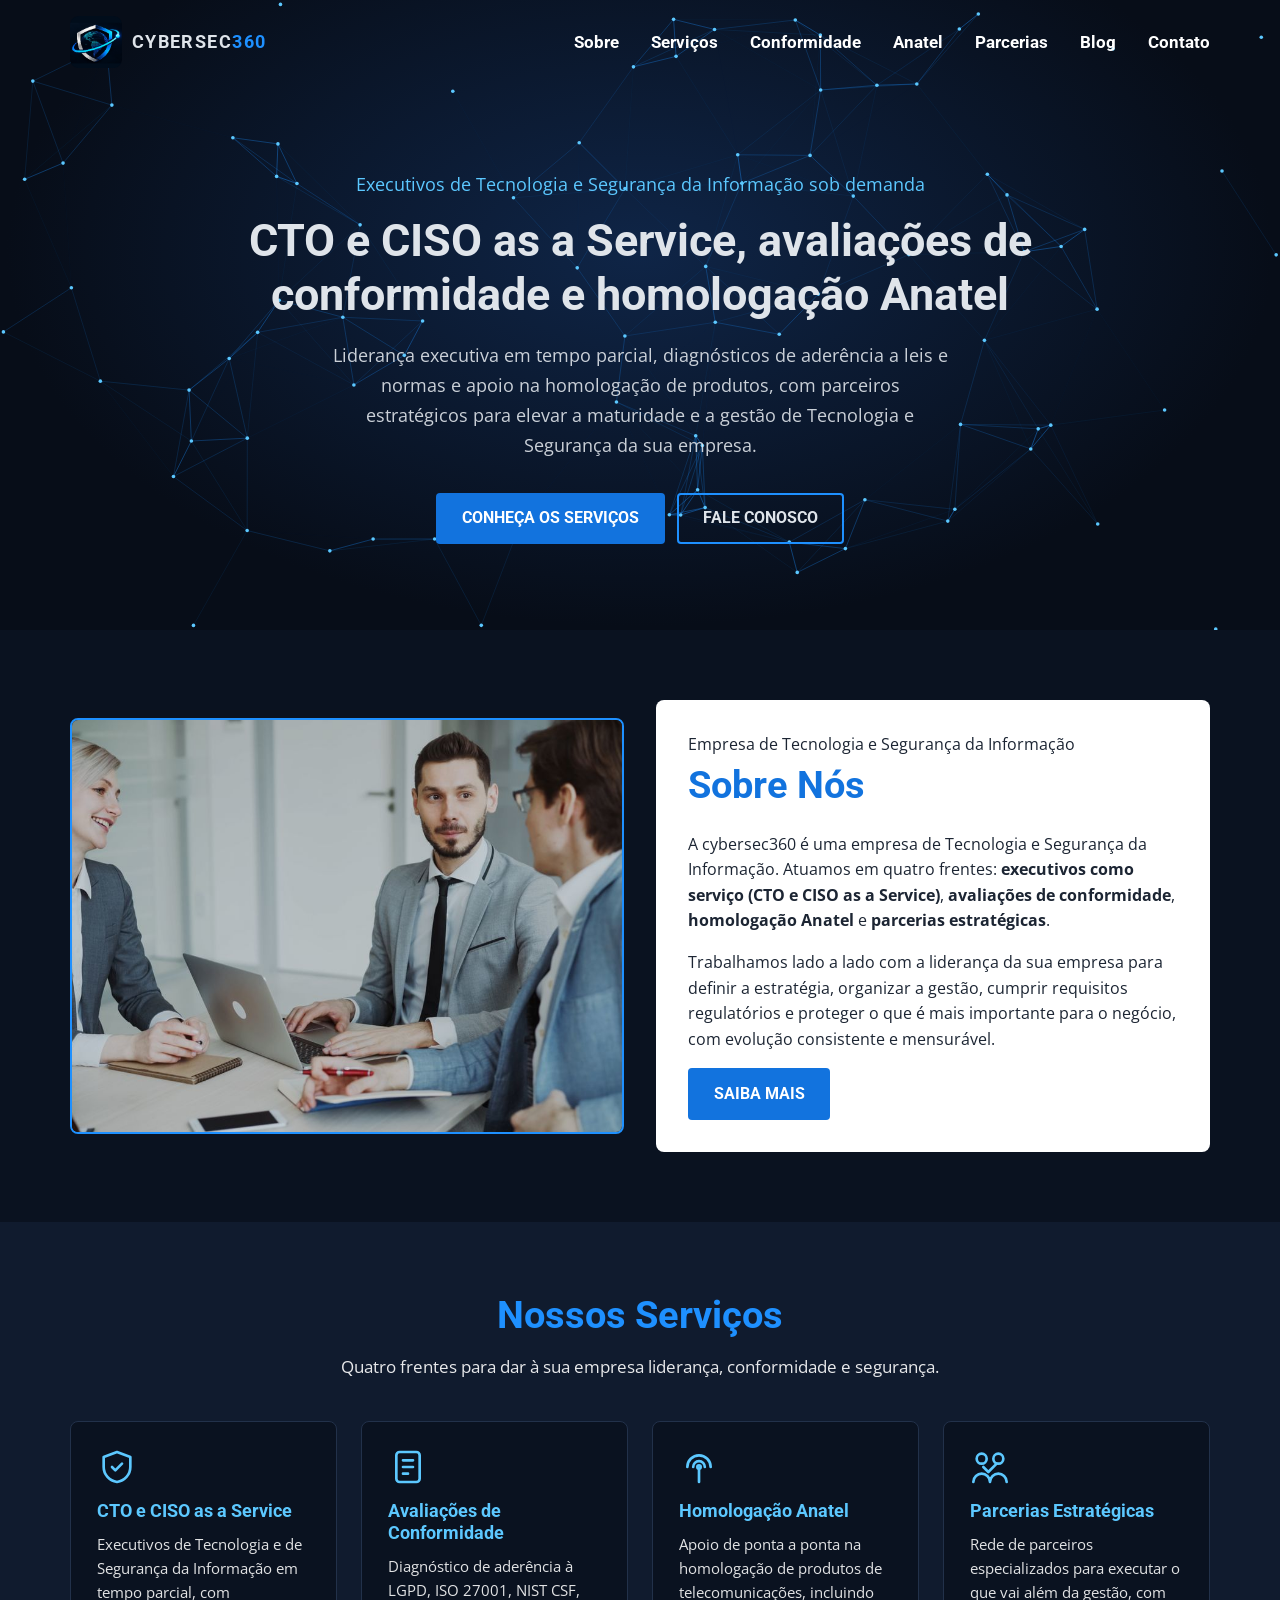
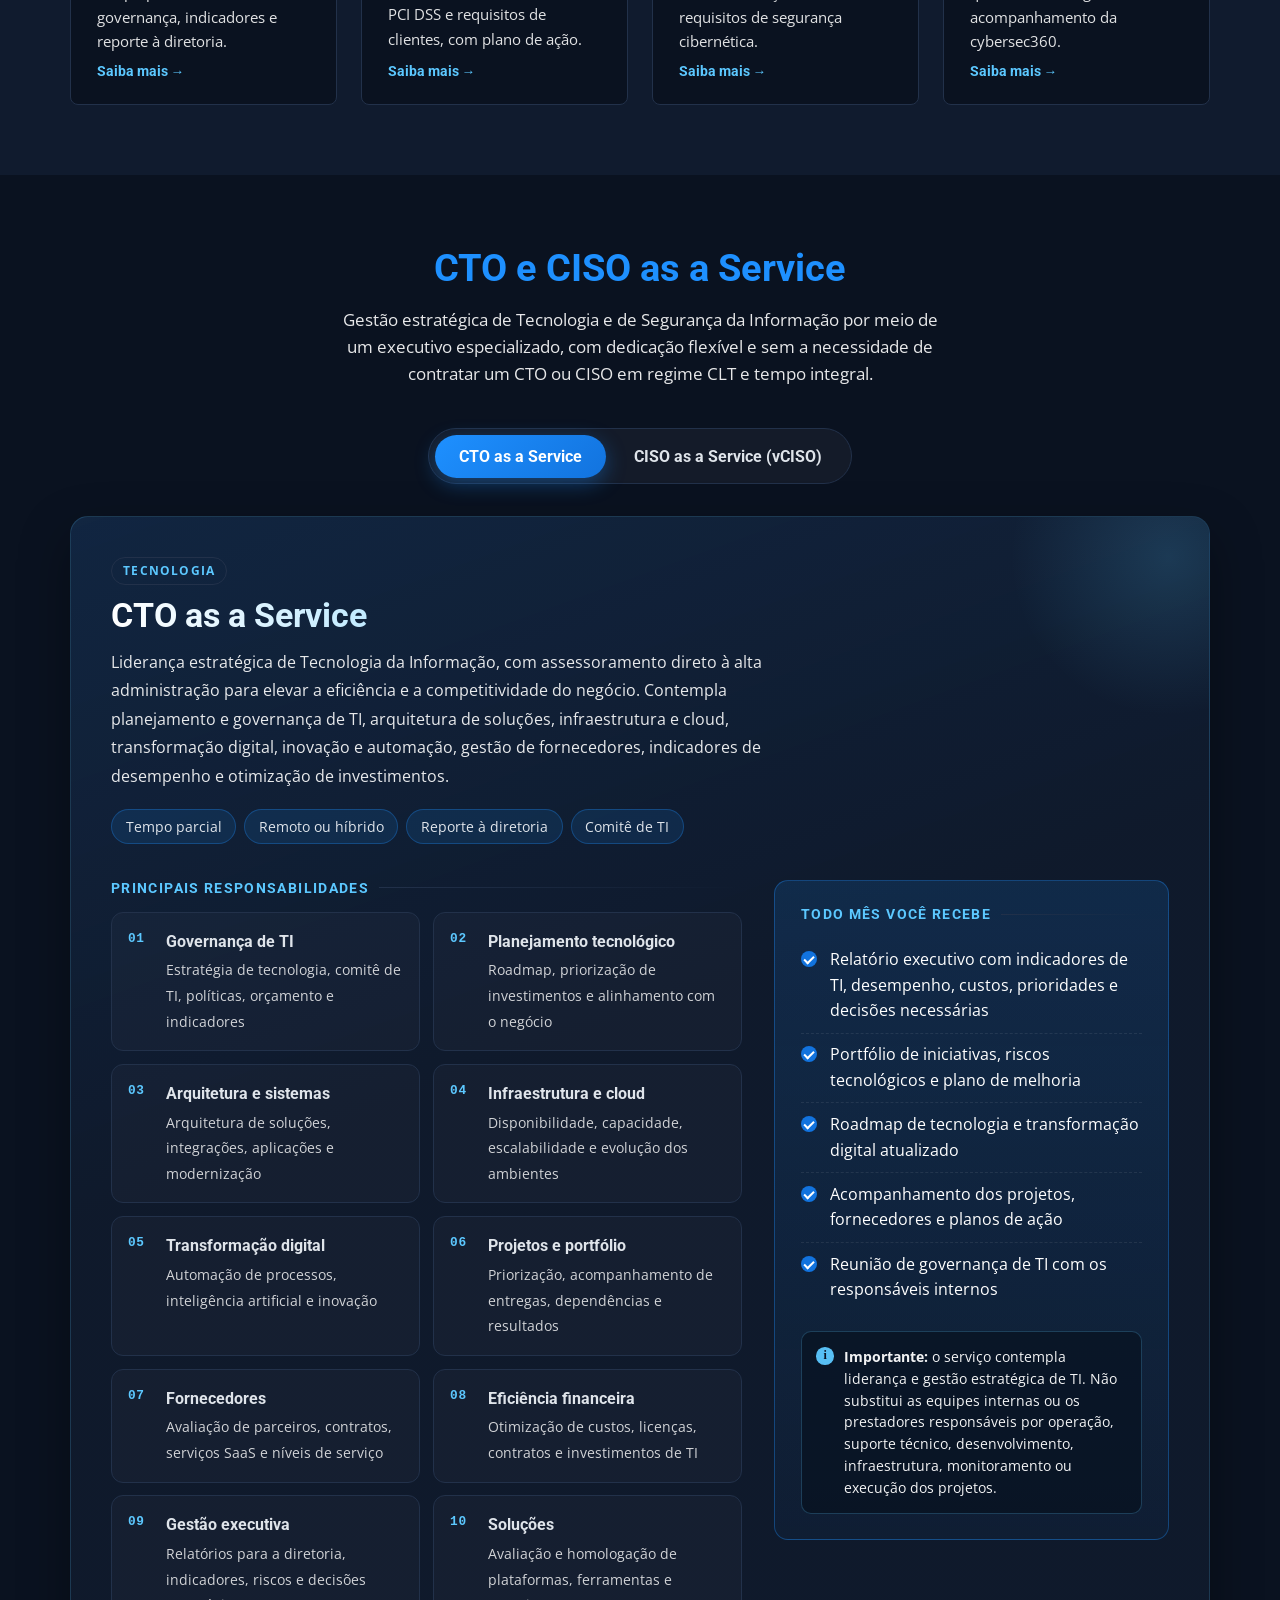
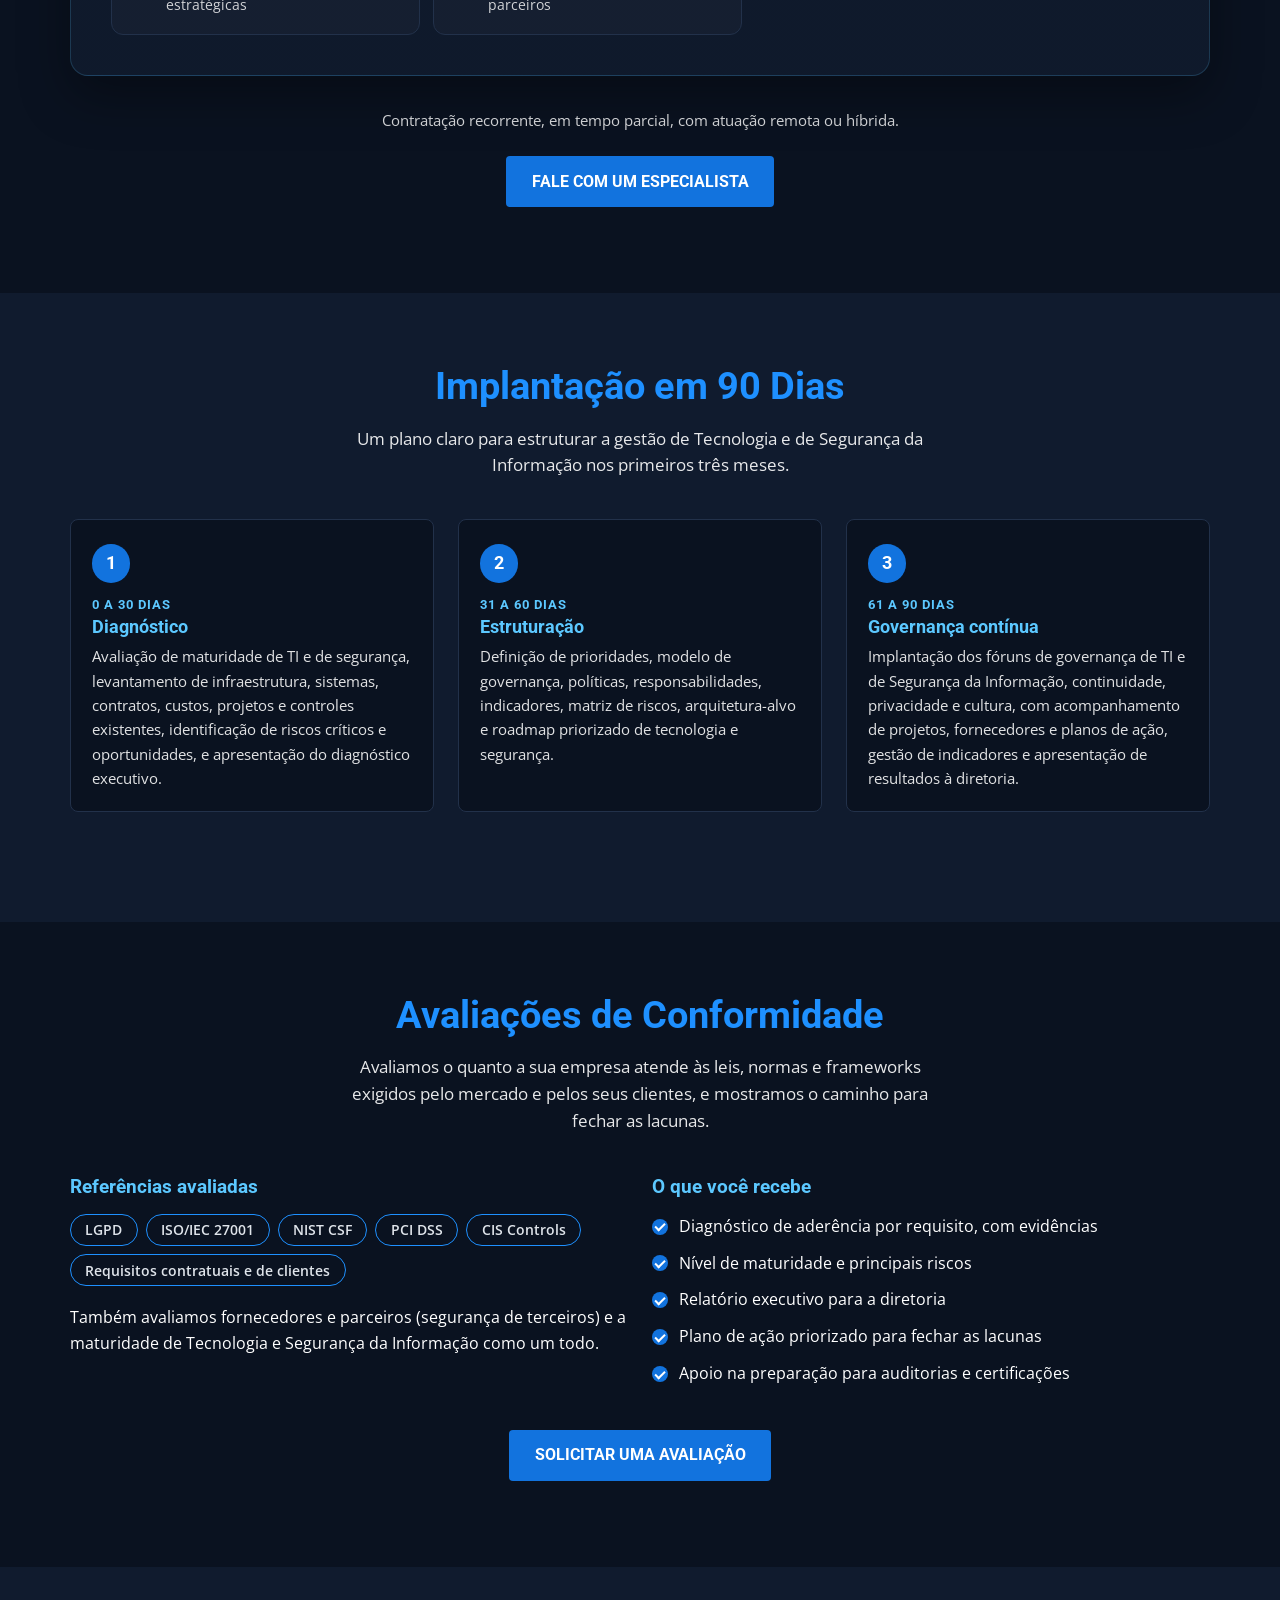
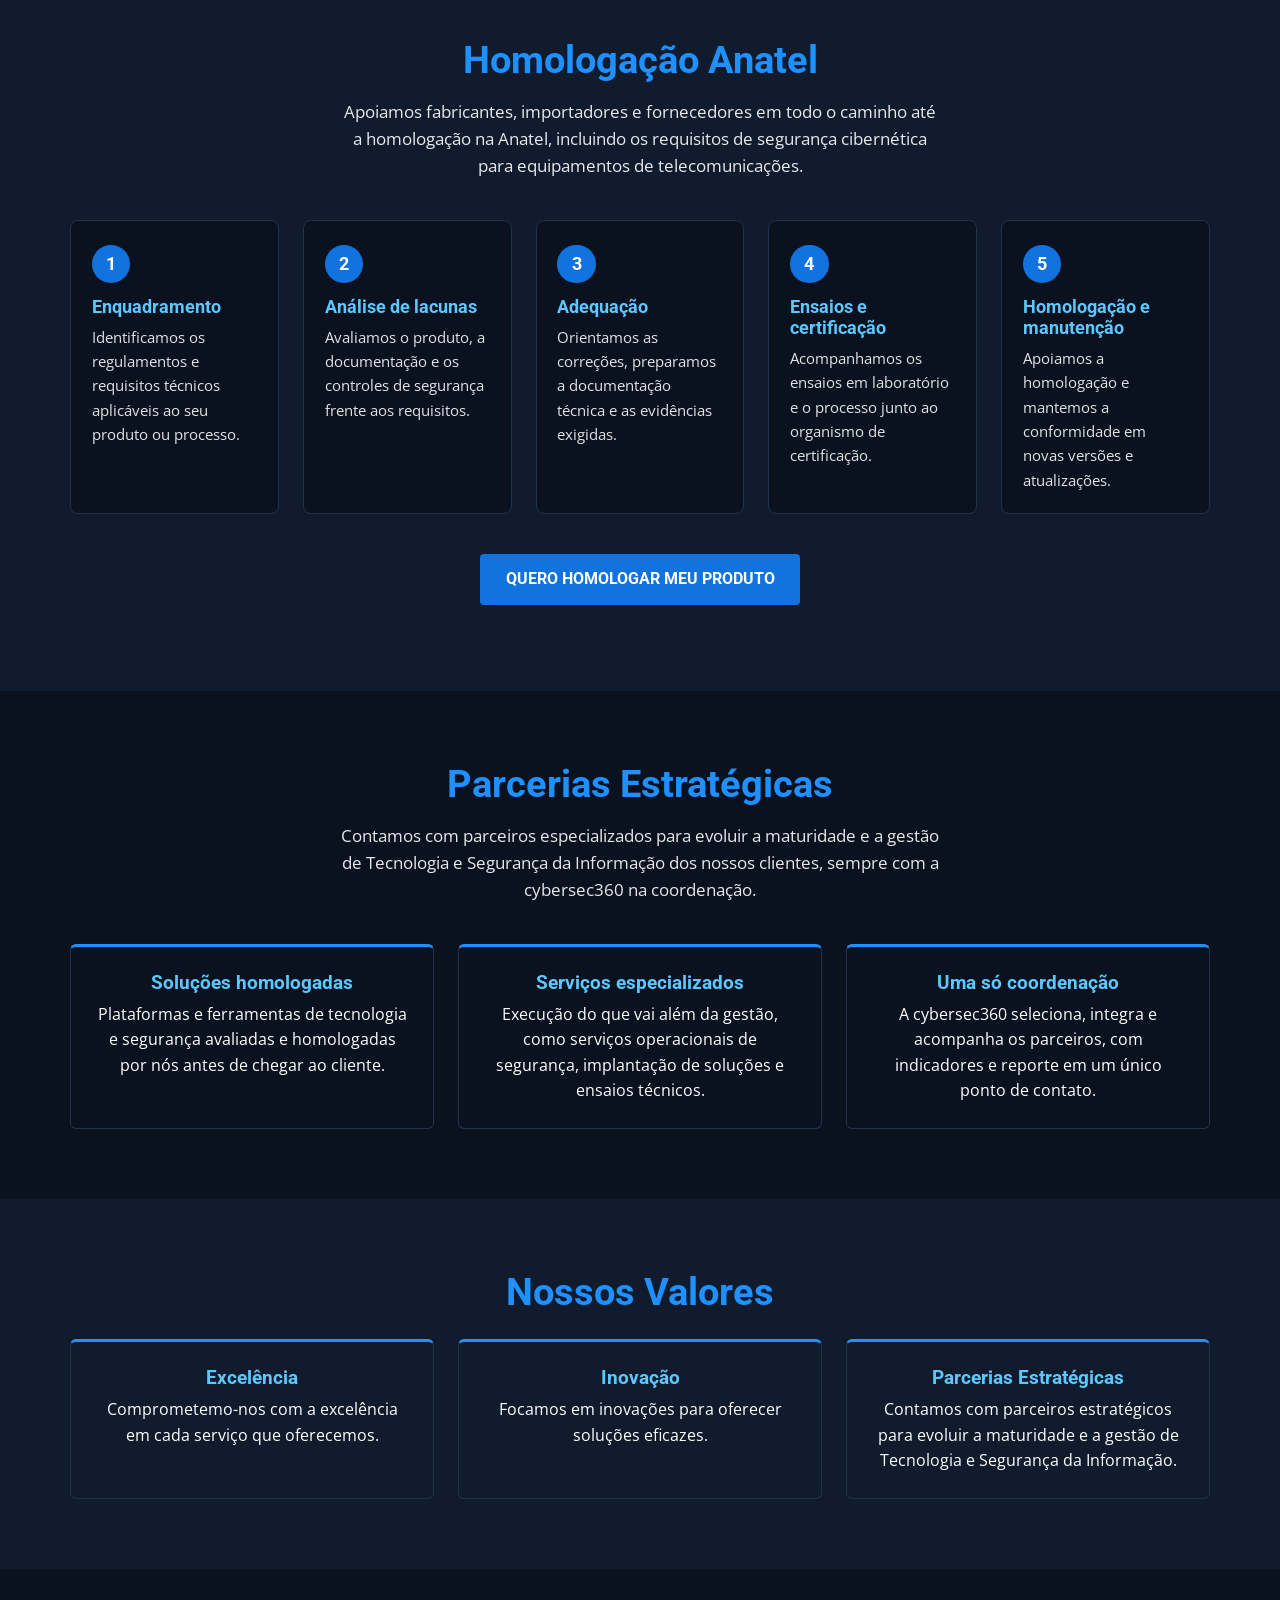
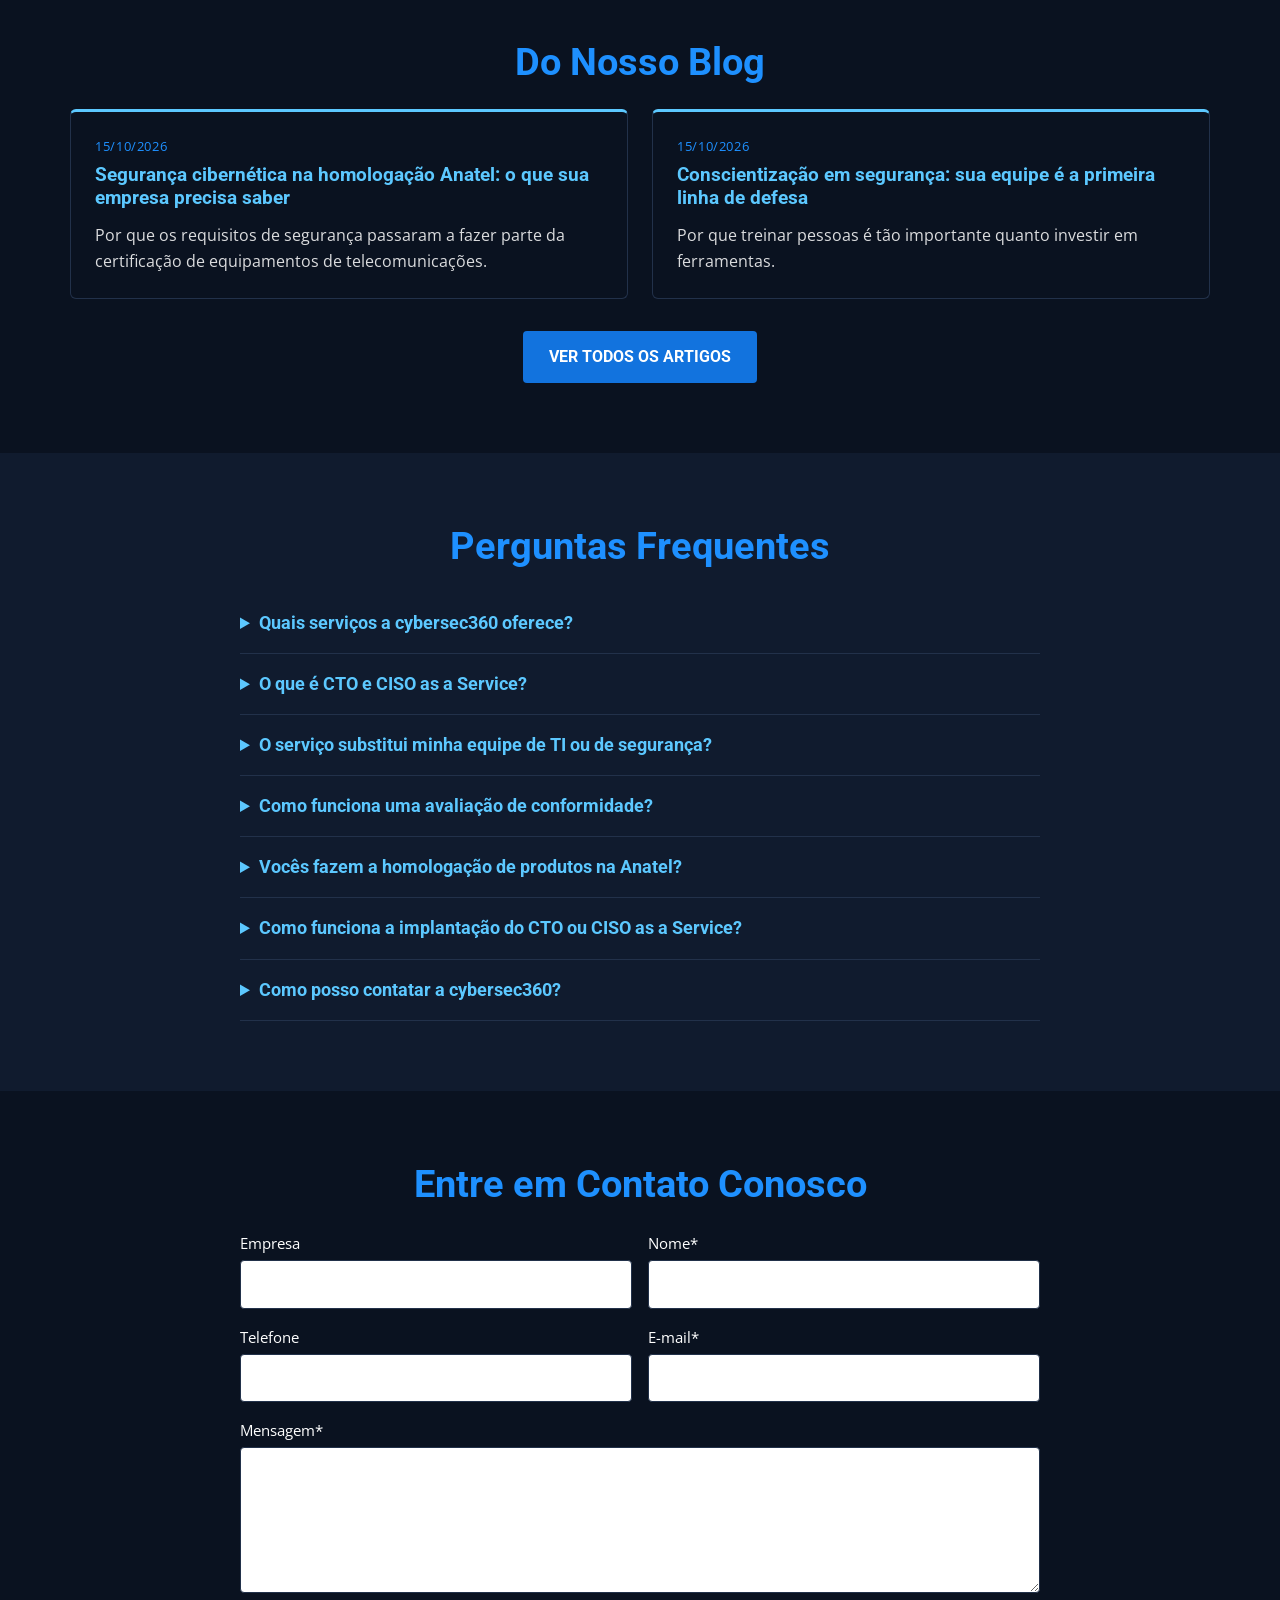
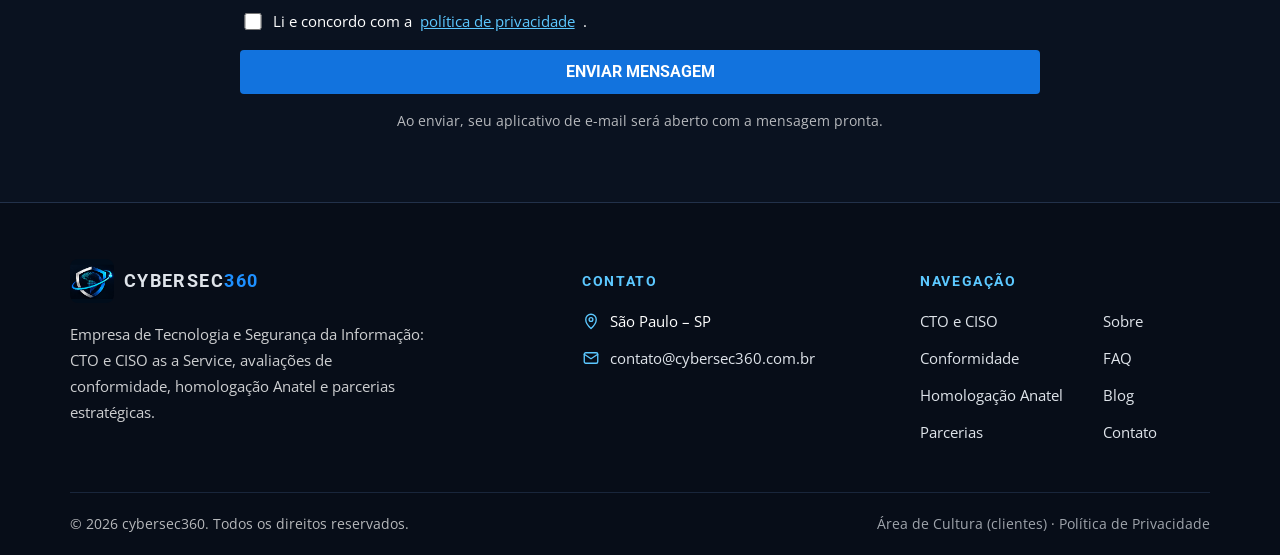
<file: index.html>
<!DOCTYPE html>
<html lang="pt-BR">
<head>
  <meta charset="utf-8">
  <meta name="viewport" content="width=device-width, initial-scale=1">
  <title>Cybersec360 | CTO e CISO as a Service, Conformidade e Homologação Anatel</title>
  <meta name="description" content="CTO e CISO as a Service, avaliações de conformidade (LGPD, ISO 27001, NIST) e homologação Anatel, com parcerias estratégicas em Tecnologia e Segurança.">
  <meta name="robots" content="index, follow, max-image-preview:large">
  <meta name="theme-color" content="#0a1220">
  <meta property="og:site_name" content="Cybersec360">
  <meta property="og:title" content="Cybersec360 | CTO e CISO as a Service, Conformidade e Homologação Anatel">
  <meta property="og:description" content="CTO e CISO as a Service, avaliações de conformidade (LGPD, ISO 27001, NIST) e homologação Anatel, com parcerias estratégicas em Tecnologia e Segurança.">
  <meta property="og:type" content="website">
  <meta property="og:locale" content="pt_BR">
  <meta property="og:url" content="https://cybersec360.com.br/">
  <meta property="og:image" content="https://cybersec360.com.br/assets/img/og-cybersec360.jpg">
  <meta property="og:image:width" content="1200">
  <meta property="og:image:height" content="682">
  <meta property="og:image:alt" content="Logo da Cybersec360">
  <meta name="twitter:card" content="summary_large_image">
  <link rel="canonical" href="https://cybersec360.com.br/">
  <link rel="sitemap" type="application/xml" href="/sitemap.xml">
  <script type="application/ld+json">
  {
    "@context": "https://schema.org",
    "@graph": [
      {
        "@type": "ProfessionalService",
        "@id": "https://cybersec360.com.br/#empresa",
        "name": "Cybersec360",
        "url": "https://cybersec360.com.br/",
        "logo": "https://cybersec360.com.br/assets/img/logo-icone-512.png",
        "image": "https://cybersec360.com.br/assets/img/og-cybersec360.jpg",
        "description": "Empresa de Tecnologia e Segurança da Informação: CTO e CISO as a Service, avaliações de conformidade, homologação Anatel e parcerias estratégicas para evoluir a maturidade e a gestão de TI e segurança.",
        "slogan": "Tecnologia e Segurança da Informação",
        "email": "contato@cybersec360.com.br",
        "address": { "@type": "PostalAddress", "addressLocality": "São Paulo", "addressRegion": "SP", "addressCountry": "BR" },
        "areaServed": { "@type": "Country", "name": "Brasil" },
        "knowsAbout": ["CTO as a Service", "CISO as a Service", "vCISO", "Avaliação de conformidade", "LGPD", "ISO 27001", "NIST CSF", "PCI DSS", "Homologação Anatel", "Segurança cibernética", "Governança de TI", "Gestão de riscos"],
        "hasOfferCatalog": {
          "@type": "OfferCatalog",
          "name": "Serviços Cybersec360",
          "itemListElement": [
            { "@type": "Offer", "itemOffered": { "@type": "Service", "name": "CTO as a Service", "description": "Gestão estratégica de TI por executivo especializado em tempo parcial: governança, planejamento, arquitetura, infraestrutura e cloud, transformação digital, fornecedores, eficiência financeira e indicadores." } },
            { "@type": "Offer", "itemOffered": { "@type": "Service", "name": "CISO as a Service (vCISO)", "description": "Gestão estratégica de Segurança da Informação em tempo parcial: governança, gestão de riscos, conformidade, continuidade de negócios, incidentes, terceiros, cultura e indicadores." } },
            { "@type": "Offer", "itemOffered": { "@type": "Service", "name": "Avaliações de conformidade", "description": "Diagnóstico de aderência à LGPD, ISO/IEC 27001, NIST CSF, PCI DSS, CIS Controls e requisitos de clientes, com nível de maturidade e plano de ação." } },
            { "@type": "Offer", "itemOffered": { "@type": "Service", "name": "Homologação Anatel", "description": "Apoio na homologação de produtos de telecomunicações na Anatel, incluindo requisitos de segurança cibernética." } },
            { "@type": "Offer", "itemOffered": { "@type": "Service", "name": "Parcerias estratégicas", "description": "Soluções homologadas e serviços especializados de parceiros, coordenados pela cybersec360." } }
          ]
        }
      },
      {
        "@type": "WebSite",
        "@id": "https://cybersec360.com.br/#site",
        "url": "https://cybersec360.com.br/",
        "name": "Cybersec360",
        "inLanguage": "pt-BR",
        "publisher": { "@id": "https://cybersec360.com.br/#empresa" }
      },
      {
        "@type": "FAQPage",
        "mainEntity": [
          { "@type": "Question", "name": "Quais serviços a cybersec360 oferece?", "acceptedAnswer": { "@type": "Answer", "text": "Atuamos em quatro frentes: CTO e CISO as a Service, avaliações de conformidade, homologação Anatel e parcerias estratégicas para evoluir a maturidade e a gestão de Tecnologia e Segurança da Informação." } },
          { "@type": "Question", "name": "O que é CTO e CISO as a Service?", "acceptedAnswer": { "@type": "Answer", "text": "É a contratação de um executivo de Tecnologia (CTO) ou de Segurança da Informação (CISO) de forma recorrente e em tempo parcial, com atuação remota ou híbrida. Sua empresa conta com liderança estratégica experiente sem precisar contratar um executivo em regime CLT e tempo integral." } },
          { "@type": "Question", "name": "O serviço substitui minha equipe de TI ou de segurança?", "acceptedAnswer": { "@type": "Answer", "text": "Não. O serviço é de liderança e gestão estratégica. As equipes internas e os prestadores continuam responsáveis pela operação, suporte, desenvolvimento, infraestrutura, SOC, pentests e resposta técnica a incidentes. Quando necessário, indicamos e coordenamos parceiros especializados." } },
          { "@type": "Question", "name": "Como funciona uma avaliação de conformidade?", "acceptedAnswer": { "@type": "Answer", "text": "Levantamos os requisitos aplicáveis (por exemplo LGPD, ISO/IEC 27001, NIST CSF ou PCI DSS), avaliamos controles e evidências, medimos a maturidade e entregamos um relatório executivo com as lacunas e um plano de ação priorizado." } },
          { "@type": "Question", "name": "Vocês fazem a homologação de produtos na Anatel?", "acceptedAnswer": { "@type": "Answer", "text": "Apoiamos fabricantes, importadores e fornecedores em todo o processo: enquadramento, análise de lacunas, adequação, acompanhamento dos ensaios e da certificação junto ao organismo designado, até a homologação e a manutenção da conformidade." } },
          { "@type": "Question", "name": "Como funciona a implantação do CTO ou CISO as a Service?", "acceptedAnswer": { "@type": "Answer", "text": "Em 90 dias: diagnóstico de maturidade e riscos (0 a 30 dias), estruturação de governança, políticas, indicadores e roadmap (31 a 60 dias) e governança contínua com fóruns, acompanhamento dos planos de ação e reporte à diretoria (61 a 90 dias)." } },
          { "@type": "Question", "name": "Como posso contatar a cybersec360?", "acceptedAnswer": { "@type": "Answer", "text": "Você pode entrar em contato conosco pelo formulário de contato do site ou pelo e-mail contato@cybersec360.com.br." } }
        ]
      }
    ]
  }
  </script>
  <link rel="icon" href="/favicon.ico" sizes="48x48">
  <link rel="icon" type="image/png" sizes="32x32" href="/assets/img/favicon-32.png">
  <link rel="icon" type="image/png" sizes="16x16" href="/assets/img/favicon-16.png">
  <link rel="apple-touch-icon" href="/assets/img/apple-touch-icon.png">
  <link rel="manifest" href="/site.webmanifest">
  <link rel="preconnect" href="https://fonts.googleapis.com">
  <link rel="preconnect" href="https://fonts.gstatic.com" crossorigin>
  <link href="https://fonts.googleapis.com/css2?family=Open+Sans:wght@400;600&family=Roboto:wght@400;700&display=swap" rel="stylesheet">
  <link rel="stylesheet" href="assets/css/style.css">
</head>
<body>
  <a class="skip" href="#conteudo">Pular para o conteúdo</a>

  <header class="topo" id="inicio">
    <canvas class="rede" id="rede" aria-hidden="true"></canvas>
    <nav class="nav container" aria-label="Menu principal">
      <a href="#inicio" class="marca"><img src="assets/img/logo-icone.png" alt="" width="52" height="52"><span>CYBERSEC<b>360</b></span></a>
      <button class="menu-btn" aria-label="Abrir menu" aria-expanded="false" aria-controls="menu">&#9776;</button>
      <ul class="menu" id="menu">
        <li><a href="#sobre">Sobre</a></li>
        <li><a href="#servicos">Serviços</a></li>
        <li><a href="#conformidade">Conformidade</a></li>
        <li><a href="#anatel">Anatel</a></li>
        <li><a href="#parcerias">Parcerias</a></li>
        <li><a href="blog/">Blog</a></li>
        <li><a href="#contato">Contato</a></li>
      </ul>
    </nav>
    <div class="hero container">
      <p class="hero-sub">Executivos de Tecnologia e Segurança da Informação sob demanda</p>
      <h1>CTO e CISO as a Service, avaliações de conformidade e homologação Anatel</h1>
      <p class="hero-texto">Liderança executiva em tempo parcial, diagnósticos de aderência a leis e normas e apoio na homologação de produtos, com parceiros estratégicos para elevar a maturidade e a gestão de Tecnologia e Segurança da sua empresa.</p>
      <div class="hero-acoes">
        <a class="botao" href="#servicos">Conheça os serviços</a>
        <a class="botao botao-contorno" href="#contato">Fale conosco</a>
      </div>
    </div>
  </header>

  <main id="conteudo">
    <section id="sobre" class="secao">
      <div class="container sobre">
        <img src="assets/img/sobre.jpg" alt="Consultores da cybersec360 em reunião com cliente" width="1200" height="675" loading="lazy">
        <div class="cartao">
          <p class="sobretitulo">Empresa de Tecnologia e Segurança da Informação</p>
          <h2>Sobre Nós</h2>
          <p>A cybersec360 é uma empresa de Tecnologia e Segurança da Informação. Atuamos em quatro frentes: <strong>executivos como serviço (CTO e CISO as a Service)</strong>, <strong>avaliações de conformidade</strong>, <strong>homologação Anatel</strong> e <strong>parcerias estratégicas</strong>.</p>
          <p>Trabalhamos lado a lado com a liderança da sua empresa para definir a estratégia, organizar a gestão, cumprir requisitos regulatórios e proteger o que é mais importante para o negócio, com evolução consistente e mensurável.</p>
          <a class="botao" href="#servicos">Saiba mais</a>
        </div>
      </div>
    </section>

    <section id="servicos" class="secao secao-alt">
      <div class="container">
        <h2 class="centro">Nossos Serviços</h2>
        <p class="centro lead">Quatro frentes para dar à sua empresa liderança, conformidade e segurança.</p>
        <div class="grade grade-4">
          <a class="frente" href="#cto-ciso"><svg viewBox="0 0 24 24" aria-hidden="true"><path d="M12 3l8 3v6c0 4.5-3.4 8.3-8 9-4.6-.7-8-4.5-8-9V6l8-3z"/><path d="M9 12l2 2 4-4"/></svg><h3>CTO e CISO as a Service</h3><p>Executivos de Tecnologia e de Segurança da Informação em tempo parcial, com governança, indicadores e reporte à diretoria.</p><span class="frente-link">Saiba mais &rarr;</span></a>
          <a class="frente" href="#conformidade"><svg viewBox="0 0 24 24" aria-hidden="true"><rect x="5" y="3" width="14" height="18" rx="2"/><path d="M9 8h6M9 12h6M9 16h3"/></svg><h3>Avaliações de Conformidade</h3><p>Diagnóstico de aderência à LGPD, ISO 27001, NIST CSF, PCI DSS e requisitos de clientes, com plano de ação.</p><span class="frente-link">Saiba mais &rarr;</span></a>
          <a class="frente" href="#anatel"><svg viewBox="0 0 24 24" aria-hidden="true"><path d="M5 12a7 7 0 0 1 14 0"/><path d="M8.5 12a3.5 3.5 0 0 1 7 0"/><circle cx="12" cy="12" r="1"/><path d="M12 13v8"/></svg><h3>Homologação Anatel</h3><p>Apoio de ponta a ponta na homologação de produtos de telecomunicações, incluindo requisitos de segurança cibernética.</p><span class="frente-link">Saiba mais &rarr;</span></a>
          <a class="frente" href="#parcerias"><svg viewBox="0 0 24 24" aria-hidden="true"><path d="M8 12l3 3 5-5"/><circle cx="7" cy="7" r="3"/><circle cx="17" cy="7" r="3"/><path d="M2 21c0-3 2.5-5 5-5s5 2 5 5M12 21c0-3 2.5-5 5-5s5 2 5 5"/></svg><h3>Parcerias Estratégicas</h3><p>Rede de parceiros especializados para executar o que vai além da gestão, com acompanhamento da cybersec360.</p><span class="frente-link">Saiba mais &rarr;</span></a>
        </div>
      </div>
    </section>

    <section id="cto-ciso" class="secao">
      <div class="container">
        <h2 class="centro">CTO e CISO as a Service</h2>
        <p class="centro lead">Gestão estratégica de Tecnologia e de Segurança da Informação por meio de um executivo especializado, com dedicação flexível e sem a necessidade de contratar um CTO ou CISO em regime CLT e tempo integral.</p>

        <div class="abas" role="tablist" aria-label="Serviços">
          <button class="aba" type="button" role="tab" id="aba-cto" aria-controls="painel-cto" aria-selected="true">CTO as a Service</button>
          <button class="aba" type="button" role="tab" id="aba-ciso" aria-controls="painel-ciso" aria-selected="false">CISO as a Service (vCISO)</button>
        </div>

        <div class="painel" role="tabpanel" id="painel-cto" aria-labelledby="aba-cto">
          <div class="painel-intro">
            <span class="selo">Tecnologia</span>
            <h3>CTO as a Service</h3>
            <p>Liderança estratégica de Tecnologia da Informação, com assessoramento direto à alta administração para elevar a eficiência e a competitividade do negócio. Contempla planejamento e governança de TI, arquitetura de soluções, infraestrutura e cloud, transformação digital, inovação e automação, gestão de fornecedores, indicadores de desempenho e otimização de investimentos.</p>
            <ul class="destaques"><li>Tempo parcial</li><li>Remoto ou híbrido</li><li>Reporte à diretoria</li><li>Comitê de TI</li></ul>
          </div>
          <div class="painel-grade">
            <div class="painel-pilares">
              <h4>Principais responsabilidades</h4>
              <ul class="pilares">
              <li><strong>Governança de TI</strong><span>Estratégia de tecnologia, comitê de TI, políticas, orçamento e indicadores</span></li>
              <li><strong>Planejamento tecnológico</strong><span>Roadmap, priorização de investimentos e alinhamento com o negócio</span></li>
              <li><strong>Arquitetura e sistemas</strong><span>Arquitetura de soluções, integrações, aplicações e modernização</span></li>
              <li><strong>Infraestrutura e cloud</strong><span>Disponibilidade, capacidade, escalabilidade e evolução dos ambientes</span></li>
              <li><strong>Transformação digital</strong><span>Automação de processos, inteligência artificial e inovação</span></li>
              <li><strong>Projetos e portfólio</strong><span>Priorização, acompanhamento de entregas, dependências e resultados</span></li>
              <li><strong>Fornecedores</strong><span>Avaliação de parceiros, contratos, serviços SaaS e níveis de serviço</span></li>
              <li><strong>Eficiência financeira</strong><span>Otimização de custos, licenças, contratos e investimentos de TI</span></li>
              <li><strong>Gestão executiva</strong><span>Relatórios para a diretoria, indicadores, riscos e decisões estratégicas</span></li>
              <li><strong>Soluções</strong><span>Avaliação e homologação de plataformas, ferramentas e parceiros</span></li>
              </ul>
            </div>
            <div class="painel-entregas">
              <h4>Todo mês você recebe</h4>
              <ul class="lista-check">
              <li>Relatório executivo com indicadores de TI, desempenho, custos, prioridades e decisões necessárias</li>
              <li>Portfólio de iniciativas, riscos tecnológicos e plano de melhoria</li>
              <li>Roadmap de tecnologia e transformação digital atualizado</li>
              <li>Acompanhamento dos projetos, fornecedores e planos de ação</li>
              <li>Reunião de governança de TI com os responsáveis internos</li>
              </ul>
              <p class="aviso"><strong>Importante:</strong> o serviço contempla liderança e gestão estratégica de TI. Não substitui as equipes internas ou os prestadores responsáveis por operação, suporte técnico, desenvolvimento, infraestrutura, monitoramento ou execução dos projetos.</p>
            </div>
          </div>
        </div>

        <div class="painel" role="tabpanel" id="painel-ciso" aria-labelledby="aba-ciso">
          <div class="painel-intro">
            <span class="selo">Segurança</span>
            <h3>CISO as a Service (vCISO)</h3>
            <p>Abordagem estratégica e integrada para a Segurança da Informação, contribuindo para a proteção, a resiliência e a continuidade dos negócios. Contempla a estruturação da estratégia de segurança, a gestão de riscos, a implementação do Sistema de Gestão de Continuidade de Negócios (SGCN), o fortalecimento da governança, a gestão de indicadores e o assessoramento estratégico à alta administração.</p>
            <ul class="destaques"><li>Tempo parcial</li><li>Remoto ou híbrido</li><li>Reporte ao conselho</li><li>Fórum de SI</li></ul>
          </div>
          <div class="painel-grade">
            <div class="painel-pilares">
              <h4>Principais responsabilidades</h4>
              <ul class="pilares">
              <li><strong>Governança</strong><span>Estratégia de segurança, fórum de segurança da informação, políticas e indicadores</span></li>
              <li><strong>Gestão de riscos</strong><span>Identificação, avaliação e tratamento dos riscos cibernéticos</span></li>
              <li><strong>Conformidade</strong><span>LGPD, ISO 27001, NIST CSF, PCI DSS e requisitos contratuais</span></li>
              <li><strong>Segurança tecnológica</strong><span>IAM, PAM, SOC, SIEM, vulnerabilidades e infraestrutura</span></li>
              <li><strong>Continuidade</strong><span>Gestão de continuidade, planos, backups e gestão de crise</span></li>
              <li><strong>Incidentes</strong><span>Coordenação de resposta, escalonamento e lições aprendidas</span></li>
              <li><strong>Terceiros</strong><span>Avaliação de fornecedores, parceiros e serviços SaaS</span></li>
              <li><strong>Cultura</strong><span>Conscientização, treinamentos e simulações de phishing</span></li>
              <li><strong>Gestão executiva</strong><span>Relatórios para a diretoria, comitês e conselho</span></li>
              <li><strong>Soluções</strong><span>Homologação de soluções, ferramentas e parceiros</span></li>
              </ul>
            </div>
            <div class="painel-entregas">
              <h4>Todo mês você recebe</h4>
              <ul class="lista-check">
              <li>Relatório executivo com indicadores, riscos críticos e decisões necessárias</li>
              <li>Matriz de riscos e plano de tratamento</li>
              <li>Roadmap de segurança atualizado</li>
              <li>Acompanhamento dos planos de ação</li>
              <li>Reunião de governança com os responsáveis internos</li>
              </ul>
              <p class="aviso"><strong>Importante:</strong> o serviço é de liderança e gestão da Segurança da Informação. Não substitui a equipe ou os prestadores, nem serviços operacionais como SOC 24x7, gestão de identidades e acessos, pentests, suporte de infraestrutura ou resposta técnica a incidentes.</p>
            </div>
          </div>
        </div>

        <p class="centro nota-servico">Contratação recorrente, em tempo parcial, com atuação remota ou híbrida.</p>
        <p class="centro"><a class="botao" href="#contato">Fale com um especialista</a></p>
      </div>
    </section>

    <section id="como-funciona" class="secao secao-alt">
      <div class="container">
        <h2 class="centro">Implantação em 90 Dias</h2>
        <p class="centro lead">Um plano claro para estruturar a gestão de Tecnologia e de Segurança da Informação nos primeiros três meses.</p>
        <ol class="etapas etapas-3">
          <li><span class="prazo">0 a 30 dias</span><h3>Diagnóstico</h3><p>Avaliação de maturidade de TI e de segurança, levantamento de infraestrutura, sistemas, contratos, custos, projetos e controles existentes, identificação de riscos críticos e oportunidades, e apresentação do diagnóstico executivo.</p></li>
          <li><span class="prazo">31 a 60 dias</span><h3>Estruturação</h3><p>Definição de prioridades, modelo de governança, políticas, responsabilidades, indicadores, matriz de riscos, arquitetura-alvo e roadmap priorizado de tecnologia e segurança.</p></li>
          <li><span class="prazo">61 a 90 dias</span><h3>Governança contínua</h3><p>Implantação dos fóruns de governança de TI e de Segurança da Informação, continuidade, privacidade e cultura, com acompanhamento de projetos, fornecedores e planos de ação, gestão de indicadores e apresentação de resultados à diretoria.</p></li>
        </ol>
      </div>
    </section>

    <section id="conformidade" class="secao">
      <div class="container">
        <h2 class="centro">Avaliações de Conformidade</h2>
        <p class="centro lead">Avaliamos o quanto a sua empresa atende às leis, normas e frameworks exigidos pelo mercado e pelos seus clientes, e mostramos o caminho para fechar as lacunas.</p>
        <div class="grade grade-2 conformidade">
          <div>
            <h3>Referências avaliadas</h3>
            <ul class="selos">
              <li>LGPD</li>
              <li>ISO/IEC 27001</li>
              <li>NIST CSF</li>
              <li>PCI DSS</li>
              <li>CIS Controls</li>
              <li>Requisitos contratuais e de clientes</li>
            </ul>
            <p>Também avaliamos fornecedores e parceiros (segurança de terceiros) e a maturidade de Tecnologia e Segurança da Informação como um todo.</p>
          </div>
          <div>
            <h3>O que você recebe</h3>
            <ul class="lista-check">
              <li>Diagnóstico de aderência por requisito, com evidências</li>
              <li>Nível de maturidade e principais riscos</li>
              <li>Relatório executivo para a diretoria</li>
              <li>Plano de ação priorizado para fechar as lacunas</li>
              <li>Apoio na preparação para auditorias e certificações</li>
            </ul>
          </div>
        </div>
        <p class="centro"><a class="botao" href="#contato">Solicitar uma avaliação</a></p>
      </div>
    </section>

    <section id="anatel" class="secao secao-alt">
      <div class="container">
        <h2 class="centro">Homologação Anatel</h2>
        <p class="centro lead">Apoiamos fabricantes, importadores e fornecedores em todo o caminho até a homologação na Anatel, incluindo os requisitos de segurança cibernética para equipamentos de telecomunicações.</p>
        <ol class="etapas etapas-anatel">
          <li><h3>Enquadramento</h3><p>Identificamos os regulamentos e requisitos técnicos aplicáveis ao seu produto ou processo.</p></li>
          <li><h3>Análise de lacunas</h3><p>Avaliamos o produto, a documentação e os controles de segurança frente aos requisitos.</p></li>
          <li><h3>Adequação</h3><p>Orientamos as correções, preparamos a documentação técnica e as evidências exigidas.</p></li>
          <li><h3>Ensaios e certificação</h3><p>Acompanhamos os ensaios em laboratório e o processo junto ao organismo de certificação.</p></li>
          <li><h3>Homologação e manutenção</h3><p>Apoiamos a homologação e mantemos a conformidade em novas versões e atualizações.</p></li>
        </ol>
        <p class="centro"><a class="botao" href="#contato">Quero homologar meu produto</a></p>
      </div>
    </section>

    <section id="parcerias" class="secao">
      <div class="container">
        <h2 class="centro">Parcerias Estratégicas</h2>
        <p class="centro lead">Contamos com parceiros especializados para evoluir a maturidade e a gestão de Tecnologia e Segurança da Informação dos nossos clientes, sempre com a cybersec360 na coordenação.</p>
        <div class="grade grade-3">
          <article class="item"><h3>Soluções homologadas</h3><p>Plataformas e ferramentas de tecnologia e segurança avaliadas e homologadas por nós antes de chegar ao cliente.</p></article>
          <article class="item"><h3>Serviços especializados</h3><p>Execução do que vai além da gestão, como serviços operacionais de segurança, implantação de soluções e ensaios técnicos.</p></article>
          <article class="item"><h3>Uma só coordenação</h3><p>A cybersec360 seleciona, integra e acompanha os parceiros, com indicadores e reporte em um único ponto de contato.</p></article>
        </div>
      </div>
    </section>

    <section class="secao secao-alt">
      <div class="container">
        <h2 class="centro">Nossos Valores</h2>
        <div class="grade grade-3">
          <article class="item"><h3>Excelência</h3><p>Comprometemo-nos com a excelência em cada serviço que oferecemos.</p></article>
          <article class="item"><h3>Inovação</h3><p>Focamos em inovações para oferecer soluções eficazes.</p></article>
          <article class="item"><h3>Parcerias Estratégicas</h3><p>Contamos com parceiros estratégicos para evoluir a maturidade e a gestão de Tecnologia e Segurança da Informação.</p></article>
        </div>
      </div>
    </section>

    <section id="blog" class="secao">
      <div class="container">
        <h2 class="centro">Do Nosso Blog</h2>
        <div class="grade grade-2">
          <a class="post-card" href="blog/seguranca-cibernetica-homologacao-anatel.html"><span class="post-data">15/10/2026</span><h3>Segurança cibernética na homologação Anatel: o que sua empresa precisa saber</h3><p>Por que os requisitos de segurança passaram a fazer parte da certificação de equipamentos de telecomunicações.</p></a>
          <a class="post-card" href="blog/conscientizacao-seguranca-equipes.html"><span class="post-data">15/10/2026</span><h3>Conscientização em segurança: sua equipe é a primeira linha de defesa</h3><p>Por que treinar pessoas é tão importante quanto investir em ferramentas.</p></a>
        </div>
        <p class="centro mais"><a class="botao" href="blog/">Ver todos os artigos</a></p>
      </div>
    </section>

    <section id="faq" class="secao secao-alt">
      <div class="container estreito">
        <h2 class="centro">Perguntas Frequentes</h2>
        <details><summary>Quais serviços a cybersec360 oferece?</summary><p>Atuamos em quatro frentes: CTO e CISO as a Service, avaliações de conformidade, homologação Anatel e parcerias estratégicas para evoluir a maturidade e a gestão de Tecnologia e Segurança da Informação.</p></details>
        <details><summary>O que é CTO e CISO as a Service?</summary><p>É a contratação de um executivo de Tecnologia (CTO) ou de Segurança da Informação (CISO) de forma recorrente e em tempo parcial, com atuação remota ou híbrida. Sua empresa conta com liderança estratégica experiente sem precisar contratar um executivo em regime CLT e tempo integral.</p></details>
        <details><summary>O serviço substitui minha equipe de TI ou de segurança?</summary><p>Não. O serviço é de liderança e gestão estratégica. As equipes internas e os prestadores continuam responsáveis pela operação, suporte, desenvolvimento, infraestrutura, SOC, pentests e resposta técnica a incidentes. Quando necessário, indicamos e coordenamos parceiros especializados.</p></details>
        <details><summary>Como funciona uma avaliação de conformidade?</summary><p>Levantamos os requisitos aplicáveis (por exemplo LGPD, ISO/IEC 27001, NIST CSF ou PCI DSS), avaliamos controles e evidências, medimos a maturidade e entregamos um relatório executivo com as lacunas e um plano de ação priorizado.</p></details>
        <details><summary>Vocês fazem a homologação de produtos na Anatel?</summary><p>Apoiamos fabricantes, importadores e fornecedores em todo o processo: enquadramento, análise de lacunas, adequação, acompanhamento dos ensaios e da certificação junto ao organismo designado, até a homologação e a manutenção da conformidade.</p></details>
        <details><summary>Como funciona a implantação do CTO ou CISO as a Service?</summary><p>Em 90 dias: diagnóstico de maturidade e riscos (0 a 30 dias), estruturação de governança, políticas, indicadores e roadmap (31 a 60 dias) e governança contínua com fóruns, acompanhamento dos planos de ação e reporte à diretoria (61 a 90 dias).</p></details>
        <details><summary>Como posso contatar a cybersec360?</summary><p>Você pode entrar em contato conosco pelo formulário de contato do site ou pelo e-mail <a href="mailto:contato@cybersec360.com.br">contato@cybersec360.com.br</a>.</p></details>
      </div>
    </section>

    <section id="contato" class="secao">
      <div class="container estreito">
        <h2 class="centro">Entre em Contato Conosco</h2>
        <form id="form-contato" class="formulario">
          <label>Empresa<input type="text" name="empresa" autocomplete="organization"></label>
          <label>Nome*<input type="text" name="nome" required autocomplete="name"></label>
          <label>Telefone<input type="tel" name="telefone" autocomplete="tel"></label>
          <label>E-mail*<input type="email" name="email" required autocomplete="email"></label>
          <label class="largo">Mensagem*<textarea name="mensagem" rows="5" required></textarea></label>
          <label class="largo check"><input type="checkbox" required> Li e concordo com a <a href="privacidade.html">política de privacidade</a>.</label>
          <button class="botao largo" type="submit">Enviar mensagem</button>
          <p class="nota largo">Ao enviar, seu aplicativo de e-mail será aberto com a mensagem pronta.</p>
        </form>
      </div>
    </section>
  </main>

  <footer class="rodape">
    <div class="container rodape-grade">
      <div class="rodape-marca">
        <a href="#inicio" class="marca"><img src="assets/img/logo-icone.png" alt="" width="44" height="44" loading="lazy"><span>CYBERSEC<b>360</b></span></a>
        <p>Empresa de Tecnologia e Segurança da Informação: CTO e CISO as a Service, avaliações de conformidade, homologação Anatel e parcerias estratégicas.</p>
      </div>
      <div>
        <h3>Contato</h3>
        <ul class="rodape-contato">
          <li><svg viewBox="0 0 24 24" aria-hidden="true"><path d="M12 22s7-6.2 7-12a7 7 0 1 0-14 0c0 5.8 7 12 7 12z"/><circle cx="12" cy="10" r="2.5"/></svg>São Paulo – SP</li>
          <li><svg viewBox="0 0 24 24" aria-hidden="true"><rect x="3" y="5" width="18" height="14" rx="2"/><path d="m3 7 9 6 9-6"/></svg><a href="mailto:contato@cybersec360.com.br">contato@cybersec360.com.br</a></li>
        </ul>
      </div>
      <div>
        <h3>Navegação</h3>
        <ul class="rodape-links">
          <li><a href="#cto-ciso">CTO e CISO</a></li>
          <li><a href="#sobre">Sobre</a></li>
          <li><a href="#conformidade">Conformidade</a></li>
          <li><a href="#faq">FAQ</a></li>
          <li><a href="#anatel">Homologação Anatel</a></li>
          <li><a href="blog/">Blog</a></li>
          <li><a href="#parcerias">Parcerias</a></li>
          <li><a href="#contato">Contato</a></li>
        </ul>
      </div>
    </div>
    <div class="container rodape-base">
      <p>© <span id="ano">2026</span> cybersec360. Todos os direitos reservados.</p>
      <span class="rodape-base-links"><a href="cultura/">Área de Cultura (clientes)</a> · <a href="privacidade.html">Política de Privacidade</a></span>
    </div>
  </footer>

  <script src="assets/js/main.js"></script>
</body>
</html>
</file>
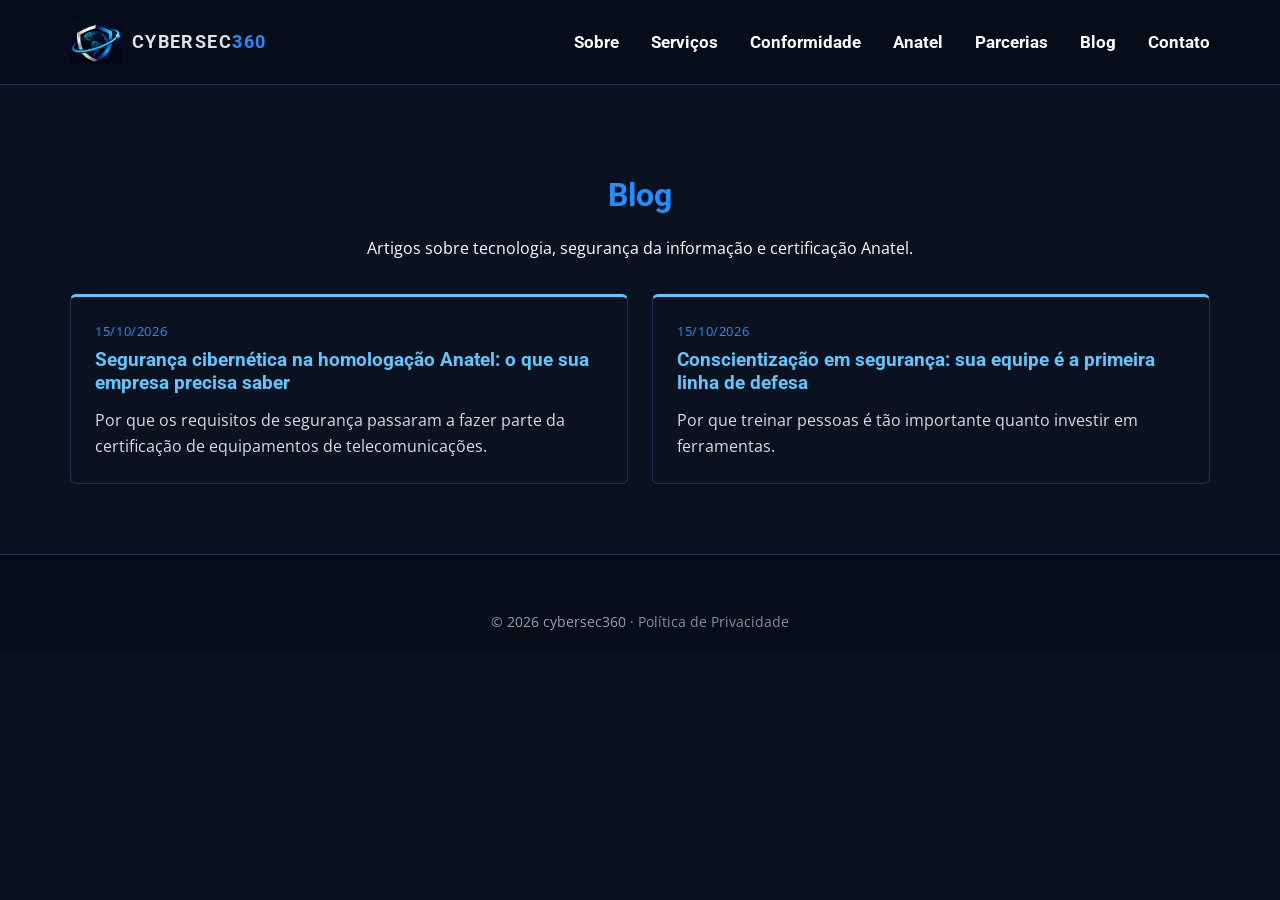
<file: blog/index.html>
<!DOCTYPE html>
<html lang="pt-BR">
<head>
  <meta charset="utf-8">
  <meta name="viewport" content="width=device-width, initial-scale=1">
  <title>Blog Cybersec360 | Tecnologia, Segurança e Certificação Anatel</title>
  <meta name="description" content="Artigos da cybersec360 sobre gestão de tecnologia e segurança da informação, CTO e CISO as a Service, certificação Anatel e conscientização de equipes.">
  <link rel="canonical" href="https://cybersec360.com.br/blog/">
  <meta name="robots" content="index, follow, max-image-preview:large">
  <meta name="theme-color" content="#0a1220">
  <meta property="og:site_name" content="Cybersec360">
  <meta property="og:title" content="Blog Cybersec360 | Tecnologia, Segurança e Certificação Anatel">
  <meta property="og:description" content="Artigos da cybersec360 sobre gestão de tecnologia e segurança da informação, CTO e CISO as a Service, certificação Anatel e conscientização de equipes.">
  <meta property="og:type" content="website">
  <meta property="og:locale" content="pt_BR">
  <meta property="og:url" content="https://cybersec360.com.br/blog/">
  <meta property="og:image" content="https://cybersec360.com.br/assets/img/og-cybersec360.jpg">
  <meta property="og:image:width" content="1200">
  <meta property="og:image:height" content="682">
  <meta name="twitter:card" content="summary_large_image">
  <link rel="icon" href="/favicon.ico" sizes="48x48">
  <link rel="icon" type="image/png" sizes="32x32" href="/assets/img/favicon-32.png">
  <link rel="icon" type="image/png" sizes="16x16" href="/assets/img/favicon-16.png">
  <link rel="apple-touch-icon" href="/assets/img/apple-touch-icon.png">
  <link rel="manifest" href="/site.webmanifest">
  <link rel="preconnect" href="https://fonts.googleapis.com">
  <link rel="preconnect" href="https://fonts.gstatic.com" crossorigin>
  <link href="https://fonts.googleapis.com/css2?family=Open+Sans:wght@400;600&family=Roboto:wght@400;700&display=swap" rel="stylesheet">
  <link rel="stylesheet" href="../assets/css/style.css">
</head>
<body>
  <header class="topo-simples">
    <nav class="nav container" aria-label="Menu principal">
      <a href="../index.html" class="marca"><img src="../assets/img/logo-icone.png" alt="" width="52" height="52"><span>CYBERSEC<b>360</b></span></a>
      <button class="menu-btn" aria-label="Abrir menu" aria-expanded="false" aria-controls="menu">&#9776;</button>
      <ul class="menu" id="menu">
        <li><a href="../index.html#sobre">Sobre</a></li>
        <li><a href="../index.html#servicos">Serviços</a></li>
        <li><a href="../index.html#conformidade">Conformidade</a></li>
        <li><a href="../index.html#anatel">Anatel</a></li>
        <li><a href="../index.html#parcerias">Parcerias</a></li>
        <li><a href="./">Blog</a></li>
        <li><a href="../index.html#contato">Contato</a></li>
      </ul>
    </nav>
  </header>

  <main class="secao">
    <div class="container">
      <h1 class="centro" style="color: var(--azul)">Blog</h1>
      <p class="centro">Artigos sobre tecnologia, segurança da informação e certificação Anatel.</p>
      <div class="grade grade-2" style="margin-top: 2rem">
        <a class="post-card" href="seguranca-cibernetica-homologacao-anatel.html"><span class="post-data">15/10/2026</span><h3>Segurança cibernética na homologação Anatel: o que sua empresa precisa saber</h3><p>Por que os requisitos de segurança passaram a fazer parte da certificação de equipamentos de telecomunicações.</p></a>
        <a class="post-card" href="conscientizacao-seguranca-equipes.html"><span class="post-data">15/10/2026</span><h3>Conscientização em segurança: sua equipe é a primeira linha de defesa</h3><p>Por que treinar pessoas é tão importante quanto investir em ferramentas.</p></a>
      </div>
    </div>
  </main>

  <footer class="rodape">
    <p class="copy">© <span id="ano">2026</span> cybersec360 · <a href="../privacidade.html">Política de Privacidade</a></p>
  </footer>
  <script src="../assets/js/main.js"></script>
</body>
</html>
</file>
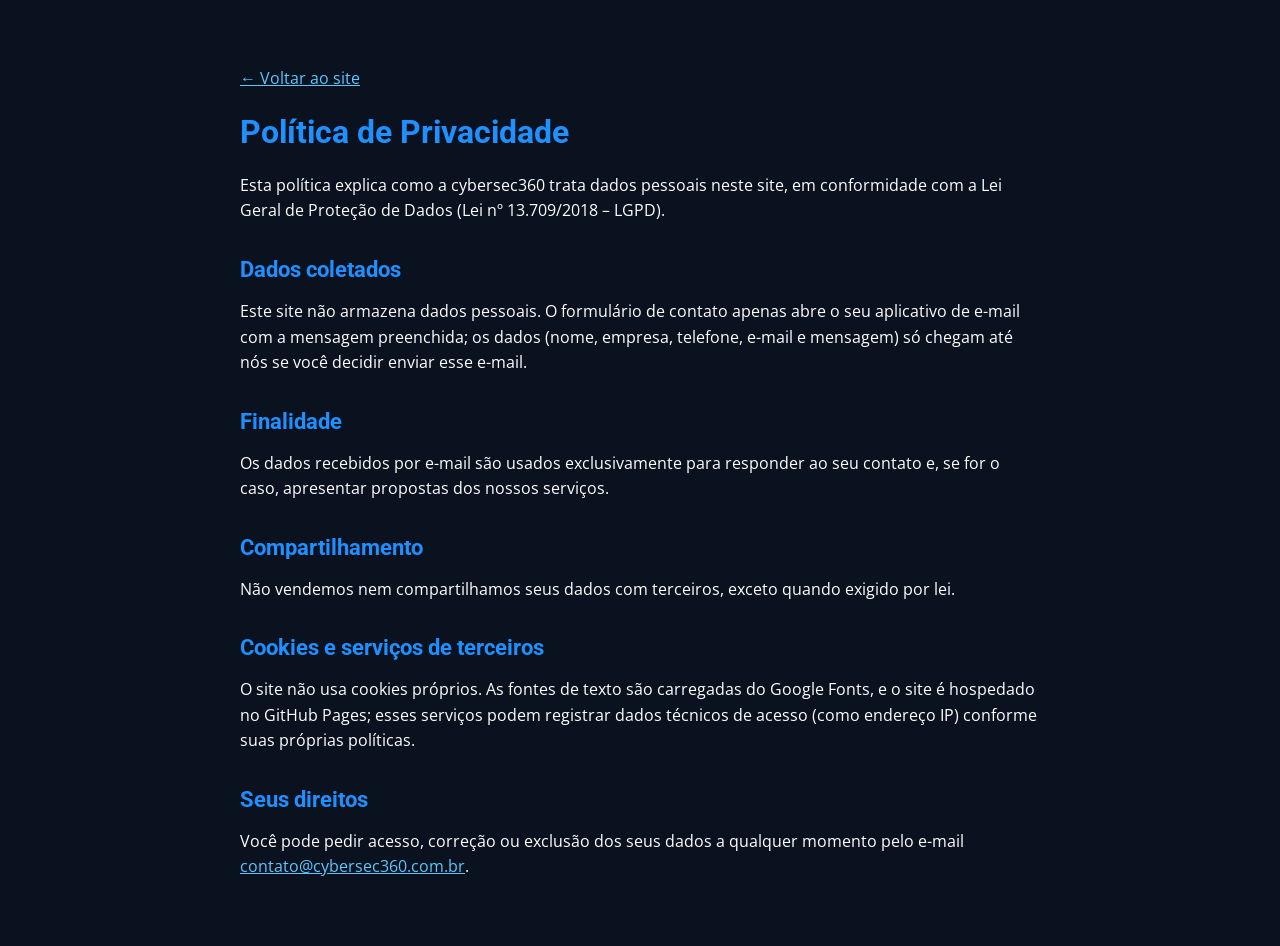
<file: privacidade.html>
<!DOCTYPE html>
<html lang="pt-BR">
<head>
  <meta charset="utf-8">
  <meta name="viewport" content="width=device-width, initial-scale=1">
  <title>Política de Privacidade - Cybersec360</title>
  <meta name="description" content="Como a cybersec360 trata dados pessoais neste site, em conformidade com a LGPD.">
  <link rel="canonical" href="https://cybersec360.com.br/privacidade.html">
  <meta name="robots" content="index, follow, max-image-preview:large">
  <meta name="theme-color" content="#0a1220">
  <meta property="og:site_name" content="Cybersec360">
  <meta property="og:title" content="Política de Privacidade - Cybersec360">
  <meta property="og:description" content="Como a cybersec360 trata dados pessoais neste site, em conformidade com a LGPD.">
  <meta property="og:type" content="website">
  <meta property="og:locale" content="pt_BR">
  <meta property="og:url" content="https://cybersec360.com.br/privacidade.html">
  <meta property="og:image" content="https://cybersec360.com.br/assets/img/og-cybersec360.jpg">
  <meta property="og:image:width" content="1200">
  <meta property="og:image:height" content="682">
  <meta name="twitter:card" content="summary_large_image">
  <link rel="icon" href="/favicon.ico" sizes="48x48">
  <link rel="icon" type="image/png" sizes="32x32" href="/assets/img/favicon-32.png">
  <link rel="icon" type="image/png" sizes="16x16" href="/assets/img/favicon-16.png">
  <link rel="apple-touch-icon" href="/assets/img/apple-touch-icon.png">
  <link rel="manifest" href="/site.webmanifest">
  <link rel="preconnect" href="https://fonts.googleapis.com">
  <link rel="preconnect" href="https://fonts.gstatic.com" crossorigin>
  <link href="https://fonts.googleapis.com/css2?family=Open+Sans:wght@400;600&family=Roboto:wght@400;700&display=swap" rel="stylesheet">
  <link rel="stylesheet" href="assets/css/style.css">
</head>
<body>
  <main class="container estreito texto">
    <p><a href="index.html">&larr; Voltar ao site</a></p>
    <h1>Política de Privacidade</h1>
    <p>Esta política explica como a cybersec360 trata dados pessoais neste site, em conformidade com a Lei Geral de Proteção de Dados (Lei nº 13.709/2018 – LGPD).</p>

    <h2>Dados coletados</h2>
    <p>Este site não armazena dados pessoais. O formulário de contato apenas abre o seu aplicativo de e-mail com a mensagem preenchida; os dados (nome, empresa, telefone, e-mail e mensagem) só chegam até nós se você decidir enviar esse e-mail.</p>

    <h2>Finalidade</h2>
    <p>Os dados recebidos por e-mail são usados exclusivamente para responder ao seu contato e, se for o caso, apresentar propostas dos nossos serviços.</p>

    <h2>Compartilhamento</h2>
    <p>Não vendemos nem compartilhamos seus dados com terceiros, exceto quando exigido por lei.</p>

    <h2>Cookies e serviços de terceiros</h2>
    <p>O site não usa cookies próprios. As fontes de texto são carregadas do Google Fonts, e o site é hospedado no GitHub Pages; esses serviços podem registrar dados técnicos de acesso (como endereço IP) conforme suas próprias políticas.</p>

    <h2>Seus direitos</h2>
    <p>Você pode pedir acesso, correção ou exclusão dos seus dados a qualquer momento pelo e-mail <a href="mailto:contato@cybersec360.com.br">contato@cybersec360.com.br</a>.</p>
  </main>
</body>
</html>
</file>
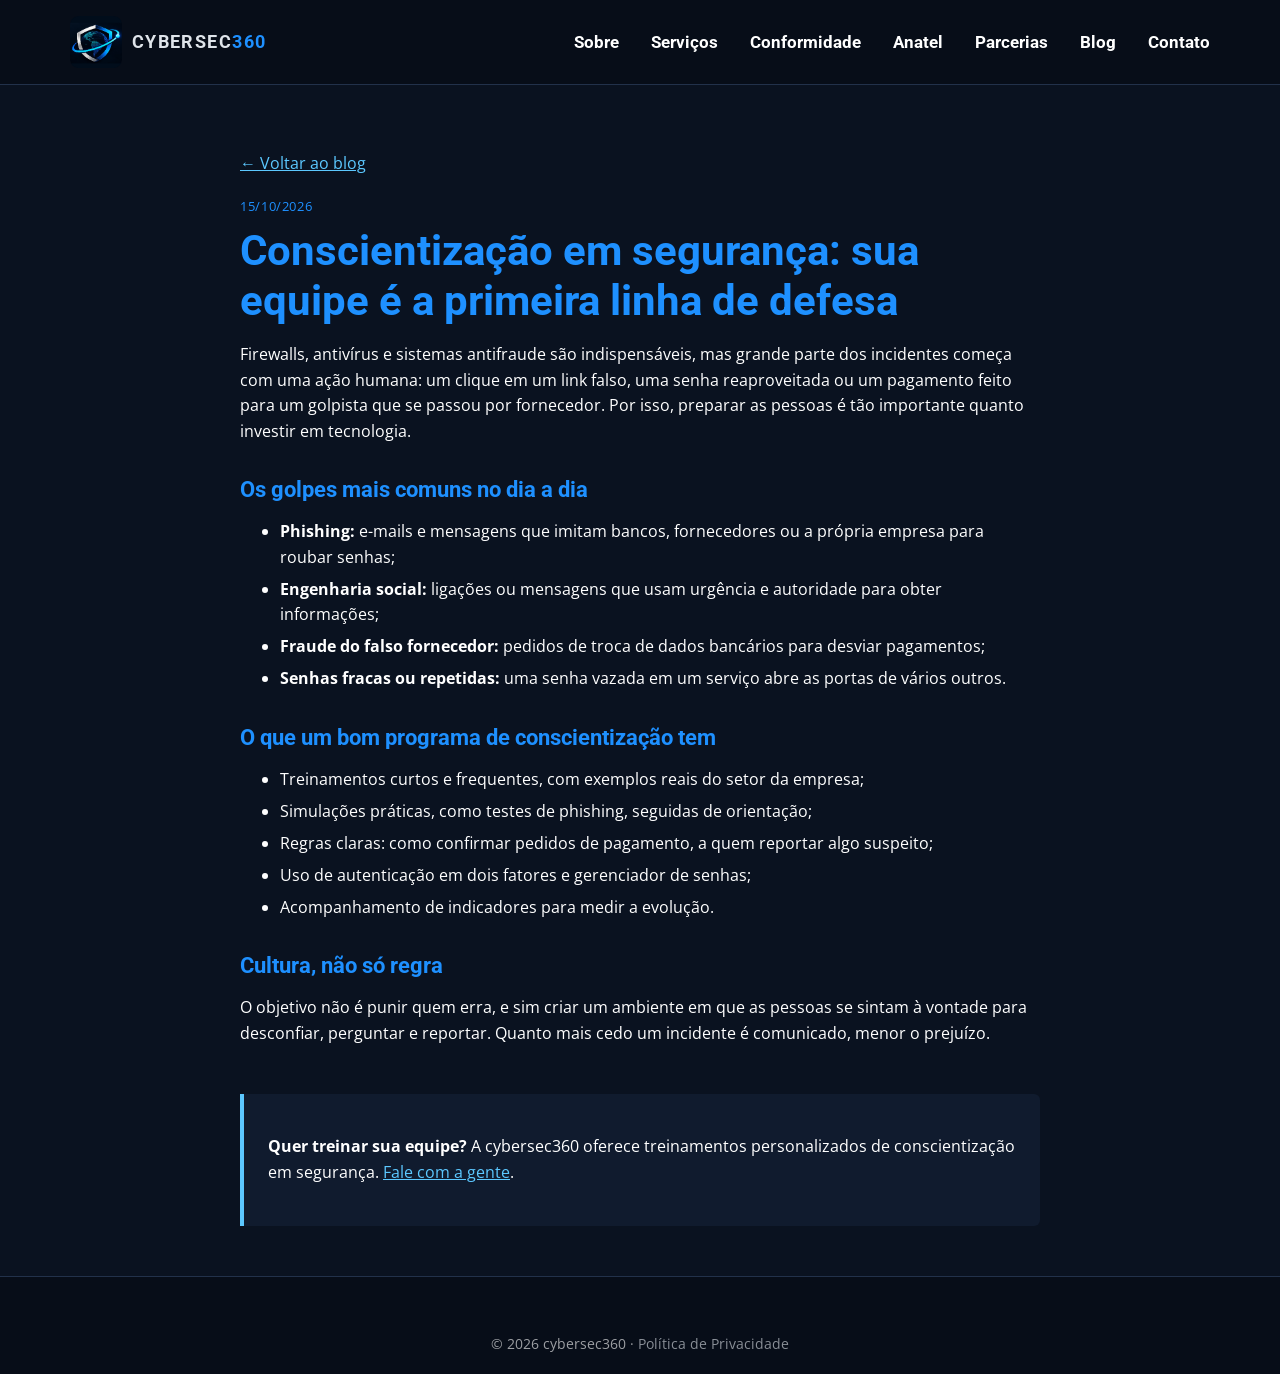
<file: blog/conscientizacao-seguranca-equipes.html>
<!DOCTYPE html>
<html lang="pt-BR">
<head>
  <meta charset="utf-8">
  <meta name="viewport" content="width=device-width, initial-scale=1">
  <title>Conscientização em segurança para equipes | Blog Cybersec360</title>
  <meta name="description" content="Phishing, engenharia social e fraude do falso fornecedor: por que treinar sua equipe é tão importante quanto investir em ferramentas de segurança.">
  <link rel="canonical" href="https://cybersec360.com.br/blog/conscientizacao-seguranca-equipes.html">
  <meta name="robots" content="index, follow, max-image-preview:large">
  <meta name="theme-color" content="#0a1220">
  <meta property="og:site_name" content="Cybersec360">
  <meta property="og:title" content="Conscientização em segurança: sua equipe é a primeira linha de defesa">
  <meta property="og:description" content="Phishing, engenharia social e fraude do falso fornecedor: por que treinar sua equipe é tão importante quanto investir em ferramentas de segurança.">
  <meta property="og:type" content="article">
  <meta property="og:locale" content="pt_BR">
  <meta property="og:url" content="https://cybersec360.com.br/blog/conscientizacao-seguranca-equipes.html">
  <meta property="og:image" content="https://cybersec360.com.br/assets/img/og-cybersec360.jpg">
  <meta property="og:image:width" content="1200">
  <meta property="og:image:height" content="682">
  <meta name="twitter:card" content="summary_large_image">
  <meta property="article:published_time" content="2026-10-15">
  <script type="application/ld+json">
{
  "@context": "https://schema.org",
  "@graph": [
    {
      "@type": "BlogPosting",
      "headline": "Conscientização em segurança: sua equipe é a primeira linha de defesa",
      "description": "Phishing, engenharia social e fraude do falso fornecedor: por que treinar sua equipe é tão importante quanto investir em ferramentas de segurança.",
      "image": "https://cybersec360.com.br/assets/img/og-cybersec360.jpg",
      "datePublished": "2026-10-15",
      "dateModified": "2026-10-20",
      "inLanguage": "pt-BR",
      "mainEntityOfPage": "https://cybersec360.com.br/blog/conscientizacao-seguranca-equipes.html",
      "author": {
        "@type": "Organization",
        "name": "Cybersec360",
        "url": "https://cybersec360.com.br/"
      },
      "publisher": {
        "@type": "Organization",
        "name": "Cybersec360",
        "logo": {
          "@type": "ImageObject",
          "url": "https://cybersec360.com.br/assets/img/logo-icone-512.png"
        }
      }
    },
    {
      "@type": "BreadcrumbList",
      "itemListElement": [
        {
          "@type": "ListItem",
          "position": 1,
          "name": "Início",
          "item": "https://cybersec360.com.br/"
        },
        {
          "@type": "ListItem",
          "position": 2,
          "name": "Blog",
          "item": "https://cybersec360.com.br/blog/"
        },
        {
          "@type": "ListItem",
          "position": 3,
          "name": "Conscientização em segurança: sua equipe é a primeira linha de defesa",
          "item": "https://cybersec360.com.br/blog/conscientizacao-seguranca-equipes.html"
        }
      ]
    }
  ]
}
  </script>
  <link rel="icon" href="/favicon.ico" sizes="48x48">
  <link rel="icon" type="image/png" sizes="32x32" href="/assets/img/favicon-32.png">
  <link rel="icon" type="image/png" sizes="16x16" href="/assets/img/favicon-16.png">
  <link rel="apple-touch-icon" href="/assets/img/apple-touch-icon.png">
  <link rel="manifest" href="/site.webmanifest">
  <link rel="preconnect" href="https://fonts.googleapis.com">
  <link rel="preconnect" href="https://fonts.gstatic.com" crossorigin>
  <link href="https://fonts.googleapis.com/css2?family=Open+Sans:wght@400;600&family=Roboto:wght@400;700&display=swap" rel="stylesheet">
  <link rel="stylesheet" href="../assets/css/style.css">
</head>
<body>
  <header class="topo-simples">
    <nav class="nav container" aria-label="Menu principal">
      <a href="../index.html" class="marca"><img src="../assets/img/logo-icone.png" alt="" width="52" height="52"><span>CYBERSEC<b>360</b></span></a>
      <button class="menu-btn" aria-label="Abrir menu" aria-expanded="false" aria-controls="menu">&#9776;</button>
      <ul class="menu" id="menu">
        <li><a href="../index.html#sobre">Sobre</a></li>
        <li><a href="../index.html#servicos">Serviços</a></li>
        <li><a href="../index.html#conformidade">Conformidade</a></li>
        <li><a href="../index.html#anatel">Anatel</a></li>
        <li><a href="../index.html#parcerias">Parcerias</a></li>
        <li><a href="./">Blog</a></li>
        <li><a href="../index.html#contato">Contato</a></li>
      </ul>
    </nav>
  </header>

  <main class="container estreito texto artigo">
    <p><a href="./">&larr; Voltar ao blog</a></p>
    <time class="post-data" datetime="2026-10-15">15/10/2026</time>
    <h1>Conscientização em segurança: sua equipe é a primeira linha de defesa</h1>

    <p>Firewalls, antivírus e sistemas antifraude são indispensáveis, mas grande parte dos incidentes começa com uma ação humana: um clique em um link falso, uma senha reaproveitada ou um pagamento feito para um golpista que se passou por fornecedor. Por isso, preparar as pessoas é tão importante quanto investir em tecnologia.</p>

    <h2>Os golpes mais comuns no dia a dia</h2>
    <ul>
      <li><strong>Phishing:</strong> e-mails e mensagens que imitam bancos, fornecedores ou a própria empresa para roubar senhas;</li>
      <li><strong>Engenharia social:</strong> ligações ou mensagens que usam urgência e autoridade para obter informações;</li>
      <li><strong>Fraude do falso fornecedor:</strong> pedidos de troca de dados bancários para desviar pagamentos;</li>
      <li><strong>Senhas fracas ou repetidas:</strong> uma senha vazada em um serviço abre as portas de vários outros.</li>
    </ul>

    <h2>O que um bom programa de conscientização tem</h2>
    <ul>
      <li>Treinamentos curtos e frequentes, com exemplos reais do setor da empresa;</li>
      <li>Simulações práticas, como testes de phishing, seguidas de orientação;</li>
      <li>Regras claras: como confirmar pedidos de pagamento, a quem reportar algo suspeito;</li>
      <li>Uso de autenticação em dois fatores e gerenciador de senhas;</li>
      <li>Acompanhamento de indicadores para medir a evolução.</li>
    </ul>

    <h2>Cultura, não só regra</h2>
    <p>O objetivo não é punir quem erra, e sim criar um ambiente em que as pessoas se sintam à vontade para desconfiar, perguntar e reportar. Quanto mais cedo um incidente é comunicado, menor o prejuízo.</p>

    <div class="chamada">
      <p><strong>Quer treinar sua equipe?</strong> A cybersec360 oferece treinamentos personalizados de conscientização em segurança. <a href="../index.html#contato">Fale com a gente</a>.</p>
    </div>
  </main>

  <footer class="rodape">
    <p class="copy">© <span id="ano">2026</span> cybersec360 · <a href="../privacidade.html">Política de Privacidade</a></p>
  </footer>
  <script src="../assets/js/main.js"></script>
</body>
</html>
</file>
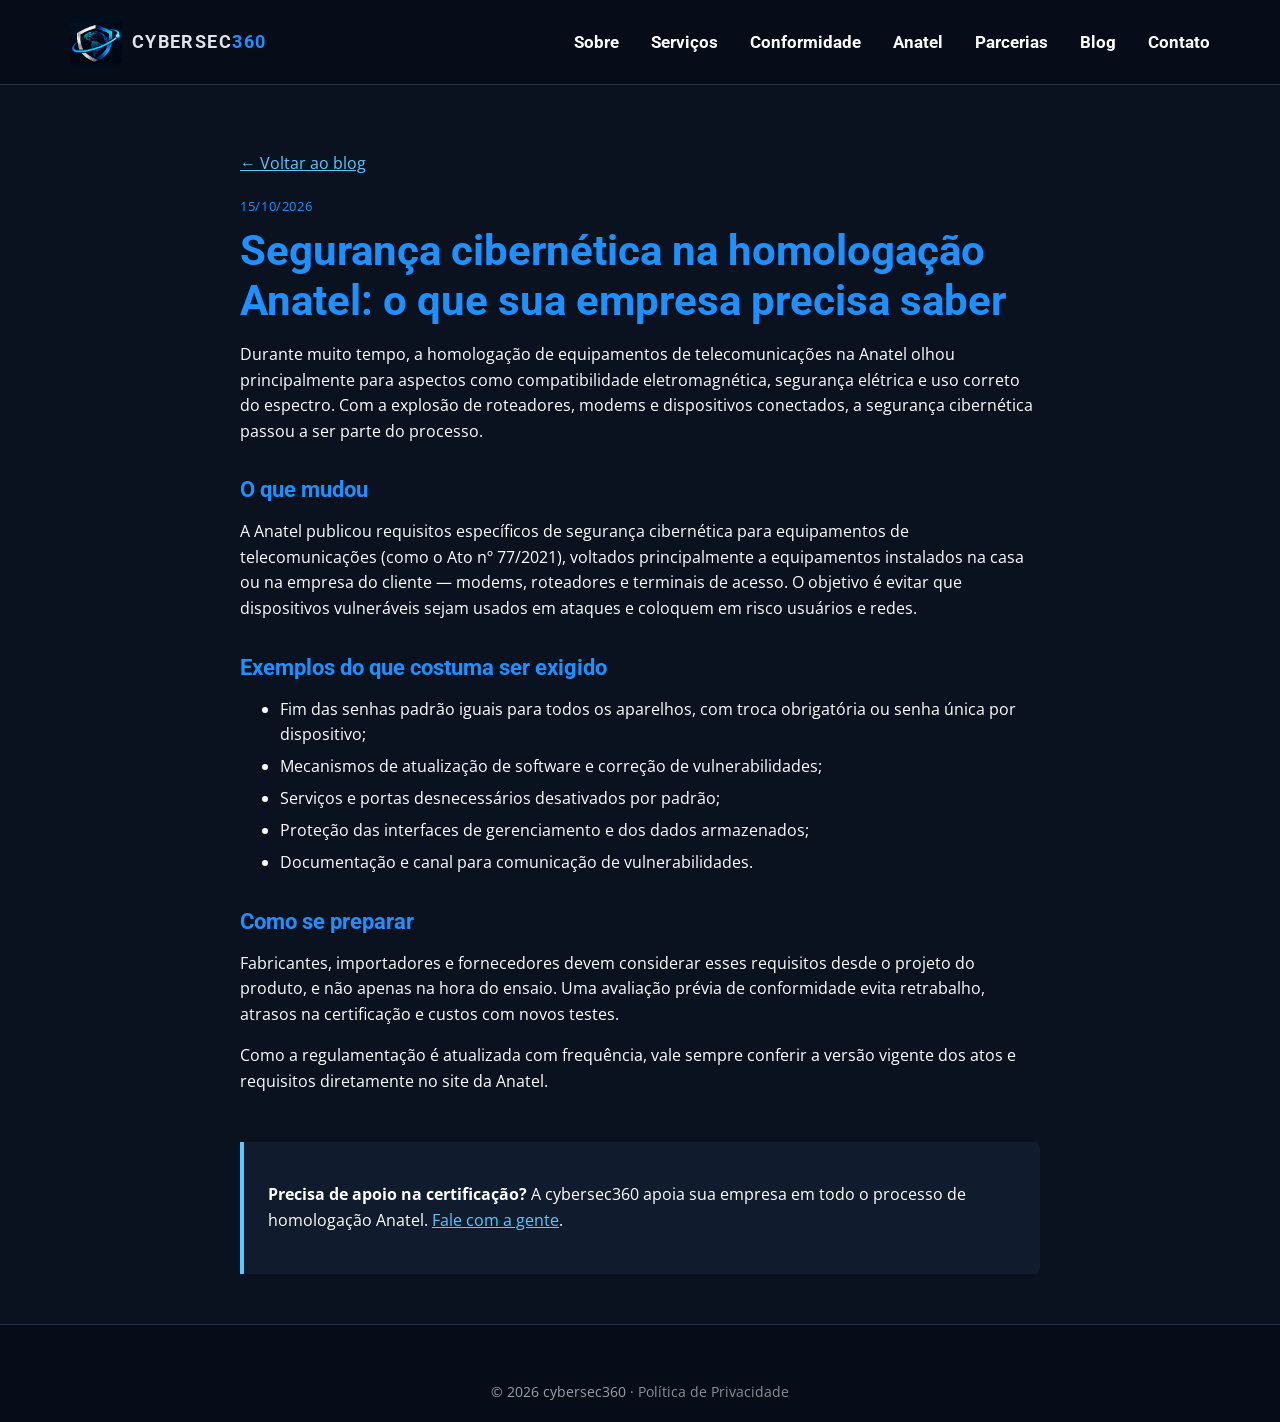
<file: blog/seguranca-cibernetica-homologacao-anatel.html>
<!DOCTYPE html>
<html lang="pt-BR">
<head>
  <meta charset="utf-8">
  <meta name="viewport" content="width=device-width, initial-scale=1">
  <title>Segurança cibernética na homologação Anatel | Blog Cybersec360</title>
  <meta name="description" content="Por que os requisitos de segurança cibernética passaram a fazer parte da homologação de equipamentos de telecomunicações na Anatel.">
  <link rel="canonical" href="https://cybersec360.com.br/blog/seguranca-cibernetica-homologacao-anatel.html">
  <meta name="robots" content="index, follow, max-image-preview:large">
  <meta name="theme-color" content="#0a1220">
  <meta property="og:site_name" content="Cybersec360">
  <meta property="og:title" content="Segurança cibernética na homologação Anatel: o que sua empresa precisa saber">
  <meta property="og:description" content="Por que os requisitos de segurança cibernética passaram a fazer parte da homologação de equipamentos de telecomunicações na Anatel.">
  <meta property="og:type" content="article">
  <meta property="og:locale" content="pt_BR">
  <meta property="og:url" content="https://cybersec360.com.br/blog/seguranca-cibernetica-homologacao-anatel.html">
  <meta property="og:image" content="https://cybersec360.com.br/assets/img/og-cybersec360.jpg">
  <meta property="og:image:width" content="1200">
  <meta property="og:image:height" content="682">
  <meta name="twitter:card" content="summary_large_image">
  <meta property="article:published_time" content="2026-10-15">
  <script type="application/ld+json">
{
  "@context": "https://schema.org",
  "@graph": [
    {
      "@type": "BlogPosting",
      "headline": "Segurança cibernética na homologação Anatel: o que sua empresa precisa saber",
      "description": "Por que os requisitos de segurança cibernética passaram a fazer parte da homologação de equipamentos de telecomunicações na Anatel.",
      "image": "https://cybersec360.com.br/assets/img/og-cybersec360.jpg",
      "datePublished": "2026-10-15",
      "dateModified": "2026-10-20",
      "inLanguage": "pt-BR",
      "mainEntityOfPage": "https://cybersec360.com.br/blog/seguranca-cibernetica-homologacao-anatel.html",
      "author": {
        "@type": "Organization",
        "name": "Cybersec360",
        "url": "https://cybersec360.com.br/"
      },
      "publisher": {
        "@type": "Organization",
        "name": "Cybersec360",
        "logo": {
          "@type": "ImageObject",
          "url": "https://cybersec360.com.br/assets/img/logo-icone-512.png"
        }
      }
    },
    {
      "@type": "BreadcrumbList",
      "itemListElement": [
        {
          "@type": "ListItem",
          "position": 1,
          "name": "Início",
          "item": "https://cybersec360.com.br/"
        },
        {
          "@type": "ListItem",
          "position": 2,
          "name": "Blog",
          "item": "https://cybersec360.com.br/blog/"
        },
        {
          "@type": "ListItem",
          "position": 3,
          "name": "Segurança cibernética na homologação Anatel: o que sua empresa precisa saber",
          "item": "https://cybersec360.com.br/blog/seguranca-cibernetica-homologacao-anatel.html"
        }
      ]
    }
  ]
}
  </script>
  <link rel="icon" href="/favicon.ico" sizes="48x48">
  <link rel="icon" type="image/png" sizes="32x32" href="/assets/img/favicon-32.png">
  <link rel="icon" type="image/png" sizes="16x16" href="/assets/img/favicon-16.png">
  <link rel="apple-touch-icon" href="/assets/img/apple-touch-icon.png">
  <link rel="manifest" href="/site.webmanifest">
  <link rel="preconnect" href="https://fonts.googleapis.com">
  <link rel="preconnect" href="https://fonts.gstatic.com" crossorigin>
  <link href="https://fonts.googleapis.com/css2?family=Open+Sans:wght@400;600&family=Roboto:wght@400;700&display=swap" rel="stylesheet">
  <link rel="stylesheet" href="../assets/css/style.css">
</head>
<body>
  <header class="topo-simples">
    <nav class="nav container" aria-label="Menu principal">
      <a href="../index.html" class="marca"><img src="../assets/img/logo-icone.png" alt="" width="52" height="52"><span>CYBERSEC<b>360</b></span></a>
      <button class="menu-btn" aria-label="Abrir menu" aria-expanded="false" aria-controls="menu">&#9776;</button>
      <ul class="menu" id="menu">
        <li><a href="../index.html#sobre">Sobre</a></li>
        <li><a href="../index.html#servicos">Serviços</a></li>
        <li><a href="../index.html#conformidade">Conformidade</a></li>
        <li><a href="../index.html#anatel">Anatel</a></li>
        <li><a href="../index.html#parcerias">Parcerias</a></li>
        <li><a href="./">Blog</a></li>
        <li><a href="../index.html#contato">Contato</a></li>
      </ul>
    </nav>
  </header>

  <main class="container estreito texto artigo">
    <p><a href="./">&larr; Voltar ao blog</a></p>
    <time class="post-data" datetime="2026-10-15">15/10/2026</time>
    <h1>Segurança cibernética na homologação Anatel: o que sua empresa precisa saber</h1>

    <p>Durante muito tempo, a homologação de equipamentos de telecomunicações na Anatel olhou principalmente para aspectos como compatibilidade eletromagnética, segurança elétrica e uso correto do espectro. Com a explosão de roteadores, modems e dispositivos conectados, a segurança cibernética passou a ser parte do processo.</p>

    <h2>O que mudou</h2>
    <p>A Anatel publicou requisitos específicos de segurança cibernética para equipamentos de telecomunicações (como o Ato nº 77/2021), voltados principalmente a equipamentos instalados na casa ou na empresa do cliente — modems, roteadores e terminais de acesso. O objetivo é evitar que dispositivos vulneráveis sejam usados em ataques e coloquem em risco usuários e redes.</p>

    <h2>Exemplos do que costuma ser exigido</h2>
    <ul>
      <li>Fim das senhas padrão iguais para todos os aparelhos, com troca obrigatória ou senha única por dispositivo;</li>
      <li>Mecanismos de atualização de software e correção de vulnerabilidades;</li>
      <li>Serviços e portas desnecessários desativados por padrão;</li>
      <li>Proteção das interfaces de gerenciamento e dos dados armazenados;</li>
      <li>Documentação e canal para comunicação de vulnerabilidades.</li>
    </ul>

    <h2>Como se preparar</h2>
    <p>Fabricantes, importadores e fornecedores devem considerar esses requisitos desde o projeto do produto, e não apenas na hora do ensaio. Uma avaliação prévia de conformidade evita retrabalho, atrasos na certificação e custos com novos testes.</p>
    <p>Como a regulamentação é atualizada com frequência, vale sempre conferir a versão vigente dos atos e requisitos diretamente no site da Anatel.</p>

    <div class="chamada">
      <p><strong>Precisa de apoio na certificação?</strong> A cybersec360 apoia sua empresa em todo o processo de homologação Anatel. <a href="../index.html#contato">Fale com a gente</a>.</p>
    </div>
  </main>

  <footer class="rodape">
    <p class="copy">© <span id="ano">2026</span> cybersec360 · <a href="../privacidade.html">Política de Privacidade</a></p>
  </footer>
  <script src="../assets/js/main.js"></script>
</body>
</html>
</file>
<file: assets/css/style.css>
:root {
  --fundo: #0a1220;
  --fundo-alt: #101b2e;
  --cartao: #ffffff;
  --texto: #ffffff;
  --texto-cartao: #1c2533;
  --azul: #1e90ff;
  --azul-escuro: #1273de;
  --ciano: #5cc8ff;
  --prata: #dfe4ea;
  --superficie: #070d18;
  --borda: #22314a;
}

* { box-sizing: border-box; }
html { scroll-behavior: smooth; }
body {
  margin: 0;
  background: var(--fundo);
  color: var(--texto);
  font-family: "Open Sans", Arial, sans-serif;
  line-height: 1.6;
}
h1, h2, h3 { font-family: Roboto, Arial, sans-serif; line-height: 1.2; }
h2 { color: var(--azul); font-size: clamp(1.8rem, 4vw, 2.4rem); margin: 0 0 1.5rem; }
h3 { color: var(--ciano); font-size: 1.2rem; margin: 0 0 .5rem; }
a { color: var(--ciano); }
img { max-width: 100%; height: auto; display: block; }

.container { width: min(1140px, 100% - 32px); margin-inline: auto; }
.estreito { width: min(800px, 100% - 32px); }
.centro { text-align: center; }

.skip { position: absolute; left: -9999px; }
.skip:focus { left: 16px; top: 16px; z-index: 10; background: var(--azul-escuro); color: #fff; padding: .5rem 1rem; }

/* Topo / hero */
.topo {
  min-height: 70vh;
  display: flex;
  flex-direction: column;
  position: relative;
  overflow: hidden;
  background: radial-gradient(ellipse at 50% 40%, #0f2547 0%, var(--superficie) 70%);
}
.topo > * { position: relative; z-index: 1; }
.topo > .nav { z-index: 2; }
.topo > .rede { position: absolute; inset: 0; width: 100%; height: 100%; z-index: 0; }
.nav { display: flex; align-items: center; justify-content: space-between; padding: 1rem 0; }
.marca { display: flex; align-items: center; gap: .6rem; text-decoration: none; }
.marca img { width: 52px; height: 52px; border-radius: 8px; }
.marca span { color: var(--prata); font-family: Roboto, sans-serif; font-weight: 700; font-size: 1.15rem; letter-spacing: .08em; }
.marca b { color: var(--azul); }
.menu { list-style: none; display: flex; gap: 2rem; margin: 0; padding: 0; }
.menu a { color: #fff; text-decoration: none; font-family: Roboto, sans-serif; font-weight: 700; font-size: 1.05rem; }
.menu a:hover { color: var(--ciano); }
.menu-btn { display: none; background: none; border: 0; color: #fff; font-size: 1.8rem; cursor: pointer; }
.hero { flex: 1; display: flex; flex-direction: column; justify-content: center; align-items: center; text-align: center; padding: 3rem 0; }
.hero-sub { color: var(--ciano); margin: 0 0 1rem; font-size: 1.1rem; }
.hero h1 { color: var(--prata); font-size: clamp(1.8rem, 4vw, 2.8rem); margin: 0; max-width: 34ch; }

/* Seções */
.secao { padding: 70px 0; }
.secao-alt { background: var(--fundo-alt); }

.sobre { display: grid; grid-template-columns: 1fr 1fr; gap: 2rem; align-items: center; }
.sobre img { border-radius: 8px; border: 2px solid var(--azul); width: 100%; aspect-ratio: 4 / 3; object-fit: cover; }
.cartao { background: var(--cartao); color: var(--texto-cartao); padding: 2rem; border-radius: 8px; }
.cartao h2 { color: var(--azul-escuro); }
.sobretitulo { margin: 0 0 .25rem; }

.botao {
  display: inline-block;
  background: var(--azul-escuro);
  color: #fff;
  border: 0;
  padding: .8rem 1.6rem;
  border-radius: 4px;
  text-transform: uppercase;
  font-weight: 700;
  text-decoration: none;
  cursor: pointer;
  font-family: Roboto, sans-serif;
  font-size: 1rem;
}
.botao:hover { background: var(--azul); }

.grade { display: grid; gap: 1.5rem; }
.grade-3 { grid-template-columns: repeat(3, 1fr); }
.item { border: 1px solid var(--borda); border-top: 3px solid var(--azul); border-radius: 6px; padding: 1.5rem; text-align: center; }
.item p { margin: 0; }

/* CTO e CISO as a Service */
.grade-2 { grid-template-columns: repeat(2, 1fr); }
.lead { max-width: 60ch; margin: -.5rem auto 2.5rem; font-size: 1.05rem; opacity: .9; }
.servico-destaque { background: var(--fundo); border: 1px solid var(--borda); border-top: 3px solid var(--azul); border-radius: 8px; padding: 2rem; }
.servico-destaque h3 { font-size: 1.5rem; margin: .6rem 0 .5rem; }
.servico-destaque > p { margin: 0 0 1.2rem; opacity: .9; }
.selo { display: inline-block; font-size: .75rem; font-weight: 700; text-transform: uppercase; letter-spacing: .1em; color: var(--ciano); border: 1px solid var(--borda); border-radius: 999px; padding: .2rem .7rem; }
.lista-check { list-style: none; padding: 0; margin: 0; }
.lista-check li { position: relative; padding-left: 1.7rem; margin-bottom: .7rem; }
.lista-check li::before { content: ""; position: absolute; left: 0; top: .3em; width: 1rem; height: 1rem; border-radius: 50%; background: var(--azul-escuro); }
.lista-check li::after { content: ""; position: absolute; left: .34rem; top: .48em; width: .28rem; height: .5rem; border: solid #fff; border-width: 0 2px 2px 0; transform: rotate(45deg); }
.nota-servico { margin: 2rem auto 1.5rem; max-width: 60ch; font-size: .95rem; opacity: .8; }

/* FAQ */
details { border-bottom: 1px solid var(--borda); padding: 1rem 0; }
summary { cursor: pointer; color: var(--ciano); font-family: Roboto, sans-serif; font-weight: 700; font-size: 1.1rem; }
details p { margin: .75rem 0 0; }

/* Formulário */
.formulario { display: grid; grid-template-columns: 1fr 1fr; gap: 1rem; }
.formulario label { display: flex; flex-direction: column; gap: .3rem; font-size: .95rem; }
.formulario .largo { grid-column: 1 / -1; }
.formulario .check { flex-direction: row; align-items: center; gap: .5rem; }
.formulario input, .formulario textarea {
  font: inherit;
  padding: .7rem;
  border-radius: 4px;
  border: 1px solid var(--borda);
  background: #fff;
  color: #222;
}
.formulario input[type="checkbox"] { width: 1.1rem; height: 1.1rem; }
.nota { font-size: .85rem; opacity: .7; margin: 0; text-align: center; }

/* Rodapé */
.rodape { background: var(--superficie); border-top: 1px solid var(--borda); padding: 56px 0 20px; font-size: .95rem; }
.rodape ul { list-style: none; padding: 0; margin: 0; }
.rodape a { color: var(--prata); text-decoration: none; transition: color .2s; }
.rodape a:hover { color: var(--ciano); }
.rodape h3 { color: var(--ciano); font-size: .85rem; text-transform: uppercase; letter-spacing: .12em; margin: .9rem 0 1.2rem; }
.rodape-grade { display: grid; grid-template-columns: 1.6fr 1fr 1fr; gap: 3rem; align-items: start; }
.rodape-marca p { margin: 1.2rem 0 0; max-width: 40ch; line-height: 1.7; opacity: .8; }
.rodape-marca .marca img { width: 44px; height: 44px; }
.rodape-contato li { display: flex; align-items: center; gap: .65rem; margin-bottom: .8rem; }
.rodape-contato svg { width: 18px; height: 18px; flex: none; fill: none; stroke: var(--ciano); stroke-width: 1.8; stroke-linecap: round; stroke-linejoin: round; }
.rodape .botao-pequeno { padding: .55rem 1.2rem; font-size: .8rem; margin-top: .6rem; color: #fff; }
.rodape .botao-pequeno:hover { color: #fff; }
.rodape-links { display: grid; grid-template-columns: repeat(2, max-content); gap: .8rem 2.5rem; }
.rodape-base { display: flex; justify-content: space-between; align-items: center; flex-wrap: wrap; gap: .5rem 1.5rem; margin-top: 3rem; padding-top: 1.25rem; border-top: 1px solid var(--borda); font-size: .85rem; opacity: .7; }
.rodape-base p { margin: 0; }
.copy { text-align: center; opacity: .6; margin: 0; font-size: .85rem; }

/* Blog */
.post-card {
  display: flex;
  flex-direction: column;
  gap: .4rem;
  border: 1px solid var(--borda);
  border-top: 3px solid var(--ciano);
  border-radius: 6px;
  padding: 1.5rem;
  color: var(--texto);
  text-decoration: none;
  transition: border-color .2s, transform .2s;
}
.post-card:hover { border-color: var(--azul); transform: translateY(-2px); }
.post-card p { margin: 0; opacity: .85; }
.post-data { font-size: .8rem; text-transform: uppercase; letter-spacing: .05em; color: var(--azul); }
.mais { margin: 2rem 0 0; }
.topo-simples { background: var(--superficie); border-bottom: 1px solid var(--borda); }
.artigo h1 { font-size: clamp(1.8rem, 4vw, 2.6rem); margin: .5rem 0 1rem; }
.artigo h2 { color: var(--azul); }
.artigo li { margin-bottom: .4rem; }
.artigo .chamada { margin-top: 3rem; padding: 1.5rem; border-left: 4px solid var(--ciano); background: var(--fundo-alt); border-radius: 0 6px 6px 0; }

/* Página de texto */
.texto { padding: 50px 0; }
.texto h1 { color: var(--azul); }
.texto h2 { font-size: 1.4rem; margin: 2rem 0 .5rem; }

@media (max-width: 860px) {
  .grade-3, .grade-2, .sobre { grid-template-columns: 1fr; }
  .rodape-grade { grid-template-columns: 1fr 1fr; gap: 2.5rem; }
  .rodape-marca { grid-column: 1 / -1; }
}
@media (max-width: 560px) {
  .rodape-grade { grid-template-columns: 1fr; }
  .rodape-base { flex-direction: column; text-align: center; }
}
@media (max-width: 640px) {
  .menu-btn { display: block; }
  .menu { display: none; position: absolute; top: 80px; left: 16px; right: 16px; flex-direction: column; gap: 0; background: var(--superficie); border-radius: 6px; z-index: 5; border: 1px solid var(--borda); }
  .menu.aberto { display: flex; }
  .menu a { display: block; padding: .9rem 1.2rem; }
  .nav { position: relative; }
  .formulario { grid-template-columns: 1fr; }
  .secao { padding: 40px 0; }
}

/* Botões do topo */
.hero-acoes { display: flex; flex-wrap: wrap; justify-content: center; gap: .8rem; margin-top: 2rem; }
.botao-contorno { background: transparent; border: 2px solid var(--azul); color: var(--prata); padding: calc(.8rem - 2px) calc(1.6rem - 2px); }
.botao-contorno:hover { background: var(--azul); color: #fff; }
.cartao p + p { margin-top: 0; }

/* Topo sem logo grande */
.hero-texto { max-width: 62ch; margin: 1.2rem auto 0; font-size: 1.1rem; line-height: 1.7; color: var(--prata); opacity: .9; }

/* Etapas numeradas (Anatel e Como funciona) */
.etapas { list-style: none; counter-reset: etapa; padding: 0; margin: 0 0 2.5rem; display: grid; grid-template-columns: repeat(4, 1fr); gap: 1.5rem; }
.etapas-anatel { grid-template-columns: repeat(5, 1fr); }
.etapas li { counter-increment: etapa; position: relative; background: var(--fundo); border: 1px solid var(--borda); border-radius: 8px; padding: 1.5rem 1.3rem 1.3rem; }
.secao:not(.secao-alt) .etapas li { background: var(--fundo-alt); }
.etapas li::before { content: counter(etapa); display: grid; place-items: center; width: 2.4rem; height: 2.4rem; margin-bottom: .9rem; border-radius: 50%; background: var(--azul-escuro); color: #fff; font: 700 1.1rem Roboto, sans-serif; }
.etapas h3 { font-size: 1.1rem; margin: 0 0 .4rem; }
.etapas p { margin: 0; font-size: .95rem; opacity: .88; }

/* Menu fixo ao rolar */
section[id], header[id] { scroll-margin-top: 84px; }
.nav.fixo { position: fixed; top: 0; left: 0; right: 0; z-index: 50; padding: .55rem 0; background: rgba(7, 13, 24, .94); box-shadow: 0 0 0 100vmax rgba(7, 13, 24, .94), 0 1px 0 100vmax var(--borda); clip-path: inset(0 -100vmax -1px); backdrop-filter: blur(8px); }
.nav.fixo .marca img { width: 40px; height: 40px; }
.topo.com-menu-fixo { padding-top: var(--altura-nav, 84px); }
.topo-simples { position: sticky; top: 0; z-index: 50; }

@media (max-width: 1100px) {
  .etapas-anatel { grid-template-columns: repeat(3, 1fr); }
}
@media (max-width: 860px) {
  .etapas, .etapas-anatel { grid-template-columns: 1fr 1fr; }
}
@media (max-width: 560px) {
  .etapas, .etapas-anatel { grid-template-columns: 1fr; }
}
@media (max-width: 640px) {
  .nav.fixo .menu { top: 62px; }
}

/* Abas CTO / CISO */
.abas { display: flex; justify-content: center; gap: .5rem; margin: 0 auto 1.5rem; flex-wrap: wrap; }
.aba { font: 700 1rem Roboto, sans-serif; color: var(--prata); background: transparent; border: 1px solid var(--borda); border-radius: 999px; padding: .7rem 1.4rem; cursor: pointer; }
.aba:hover { border-color: var(--azul); }
.aba[aria-selected="true"] { background: var(--azul-escuro); border-color: var(--azul-escuro); color: #fff; }
.aba:focus-visible { outline: 2px solid var(--ciano); outline-offset: 2px; }
.painel { background: var(--fundo); border: 1px solid var(--borda); border-top: 3px solid var(--azul); border-radius: 8px; padding: 2rem; }
.js .painel[hidden] { display: none; }
.painel + .painel { margin-top: 1.5rem; }
.painel-intro { max-width: 80ch; margin-bottom: 1.8rem; }
.painel-intro h3 { font-size: 1.6rem; margin: .6rem 0 .6rem; }
.painel-intro p { margin: 0; opacity: .9; }
.painel-grade { display: grid; grid-template-columns: 1.25fr 1fr; gap: 2.5rem; }
.painel h4 { font: 700 .85rem Roboto, sans-serif; text-transform: uppercase; letter-spacing: .1em; color: var(--ciano); margin: 0 0 1rem; }
.pilares { list-style: none; padding: 0; margin: 0; display: grid; grid-template-columns: 1fr 1fr; gap: .9rem 1.5rem; }
.pilares li { border-left: 2px solid var(--azul); padding-left: .8rem; }
.pilares strong { display: block; color: var(--prata); font-family: Roboto, sans-serif; }
.pilares span { font-size: .9rem; opacity: .8; }
.aviso { margin: 1.5rem 0 0; padding: 1rem 1.1rem; font-size: .9rem; background: var(--fundo-alt); border-left: 3px solid var(--ciano); border-radius: 0 6px 6px 0; opacity: .95; }

/* Implantação em 90 dias */
.etapas-3 { grid-template-columns: repeat(3, 1fr); }
.prazo { display: block; font: 700 .8rem Roboto, sans-serif; text-transform: uppercase; letter-spacing: .08em; color: var(--ciano); margin-bottom: .3rem; }

@media (max-width: 860px) {
  .painel-grade { grid-template-columns: 1fr; gap: 2rem; }
  .etapas-3 { grid-template-columns: 1fr; }
}
@media (max-width: 560px) {
  .pilares { grid-template-columns: 1fr; }
  .painel { padding: 1.4rem; }
}

/* Quatro frentes */
.grade-4 { grid-template-columns: repeat(4, 1fr); }
.frente { display: flex; flex-direction: column; gap: .6rem; padding: 1.6rem; background: var(--fundo); border: 1px solid var(--borda); border-radius: 8px; color: var(--texto); text-decoration: none; transition: border-color .2s, transform .2s; }
.secao:not(.secao-alt) .frente, .secao:not(.secao-alt) .painel { background: var(--fundo-alt); }
.frente:hover { border-color: var(--azul); transform: translateY(-3px); }
.frente svg { width: 40px; height: 40px; fill: none; stroke: var(--ciano); stroke-width: 1.6; stroke-linecap: round; stroke-linejoin: round; }
.frente h3 { margin: .2rem 0 0; font-size: 1.15rem; }
.frente p { margin: 0; flex: 1; font-size: .95rem; opacity: .88; }
.frente-link { font: 700 .85rem Roboto, sans-serif; color: var(--ciano); }

/* Avaliações de conformidade */
.conformidade { align-items: start; margin-bottom: 2rem; }
.conformidade h3 { font-size: 1.2rem; margin: 0 0 1rem; }
.selos { list-style: none; padding: 0; margin: 0 0 1.2rem; display: flex; flex-wrap: wrap; gap: .5rem; }
.selos li { border: 1px solid var(--azul); color: var(--prata); border-radius: 999px; padding: .35rem .9rem; font: 600 .9rem "Open Sans", sans-serif; }

@media (max-width: 1100px) {
  .grade-4 { grid-template-columns: repeat(2, 1fr); }
}
@media (max-width: 560px) {
  .grade-4 { grid-template-columns: 1fr; }
}

/* ===== CTO/CISO: visual modernizado ===== */
.abas { display: flex; width: fit-content; max-width: 100%; margin: 0 auto 2rem; padding: .35rem; gap: .25rem; background: rgba(255, 255, 255, .04); border: 1px solid var(--borda); border-radius: 999px; }
.aba { border: 0; border-radius: 999px; padding: .75rem 1.5rem; transition: background .25s, color .25s, box-shadow .25s; }
.aba[aria-selected="true"] { background: linear-gradient(135deg, var(--azul), var(--azul-escuro)); box-shadow: 0 6px 20px rgba(30, 144, 255, .35); }
.aba:not([aria-selected="true"]):hover { background: rgba(255, 255, 255, .06); }

.painel { position: relative; padding: 2.5rem; border: 1px solid rgba(92, 200, 255, .18); border-radius: 18px; background: linear-gradient(160deg, rgba(30, 144, 255, .09), rgba(10, 18, 32, .2) 45%), var(--fundo); box-shadow: 0 20px 50px rgba(0, 0, 0, .35); overflow: clip; }
.secao:not(.secao-alt) .painel { background: linear-gradient(160deg, rgba(30, 144, 255, .09), rgba(10, 18, 32, .2) 45%), var(--fundo-alt); }
.painel::before { content: ""; position: absolute; top: -120px; right: -120px; width: 320px; height: 320px; border-radius: 50%; background: radial-gradient(circle, rgba(92, 200, 255, .16), transparent 70%); pointer-events: none; }
.js .painel:not([hidden]) { animation: surgir .35s ease; }
@keyframes surgir { from { opacity: 0; transform: translateY(8px); } to { opacity: 1; transform: none; } }
@media (prefers-reduced-motion: reduce) { .js .painel:not([hidden]) { animation: none; } }

.painel-intro { max-width: 75ch; margin-bottom: 2.2rem; }
.painel-intro h3 { font-size: clamp(1.6rem, 3vw, 2.1rem); margin: .7rem 0 .7rem; background: linear-gradient(90deg, #fff, var(--ciano)); -webkit-background-clip: text; background-clip: text; color: transparent; }
.painel-intro p { font-size: 1.02rem; line-height: 1.75; }
.destaques { list-style: none; display: flex; flex-wrap: wrap; gap: .5rem; padding: 0; margin: 1.2rem 0 0; }
.destaques li { font-size: .85rem; color: var(--prata); padding: .35rem .85rem; border-radius: 999px; background: rgba(30, 144, 255, .12); border: 1px solid rgba(30, 144, 255, .3); }

.painel-grade { grid-template-columns: 1.6fr 1fr; gap: 2rem; align-items: start; }
.painel h4 { display: flex; align-items: center; gap: .6rem; }
.painel h4::after { content: ""; flex: 1; height: 1px; background: linear-gradient(90deg, var(--borda), transparent); }

.pilares { counter-reset: pilar; gap: .8rem; }
.pilares li { counter-increment: pilar; position: relative; border: 1px solid var(--borda); border-left: 1px solid var(--borda); border-radius: 12px; padding: 1rem 1rem 1rem 3.4rem; background: rgba(255, 255, 255, .025); transition: border-color .2s, transform .2s, background .2s; }
.pilares li::before { content: counter(pilar, decimal-leading-zero); position: absolute; left: 1rem; top: 1rem; font: 700 .8rem/1.6 ui-monospace, "Cascadia Mono", Consolas, monospace; color: var(--ciano); letter-spacing: .05em; }
.pilares li:hover { border-color: rgba(30, 144, 255, .6); background: rgba(30, 144, 255, .07); transform: translateY(-2px); }
.pilares strong { margin-bottom: .2rem; }
.pilares span { line-height: 1.5; }

.painel-entregas { position: sticky; top: 96px; padding: 1.6rem; border-radius: 14px; background: linear-gradient(180deg, rgba(30, 144, 255, .14), rgba(30, 144, 255, .04)); border: 1px solid rgba(30, 144, 255, .35); }
.painel-entregas .lista-check li { padding: .55rem 0 .55rem 1.8rem; margin: 0; border-bottom: 1px dashed rgba(255, 255, 255, .08); }
.painel-entregas .lista-check li:last-child { border-bottom: 0; }
.painel-entregas .lista-check li::before { top: .8em; }
.painel-entregas .lista-check li::after { top: .98em; }
.painel .aviso { margin-top: 1.2rem; padding: .9rem 1rem .9rem 2.6rem; position: relative; border: 1px solid rgba(92, 200, 255, .25); border-left-width: 1px; border-radius: 10px; background: rgba(7, 13, 24, .55); font-size: .85rem; line-height: 1.6; }
.painel .aviso::before { content: "i"; position: absolute; left: .9rem; top: .95rem; width: 1.1rem; height: 1.1rem; border-radius: 50%; display: grid; place-items: center; font: 700 .75rem Georgia, serif; color: var(--fundo); background: var(--ciano); }

@media (max-width: 860px) {
  .painel { padding: 1.6rem; }
  .painel-grade { grid-template-columns: 1fr; }
  .painel-entregas { position: static; }
}
@media (max-width: 560px) {
  .abas { width: 100%; }
  .pilares { grid-template-columns: 1fr; }
  .painel { padding: 1.2rem; border-radius: 14px; }
  .aba { flex: 1; padding: .7rem .6rem; font-size: .9rem; }
}
</file>
